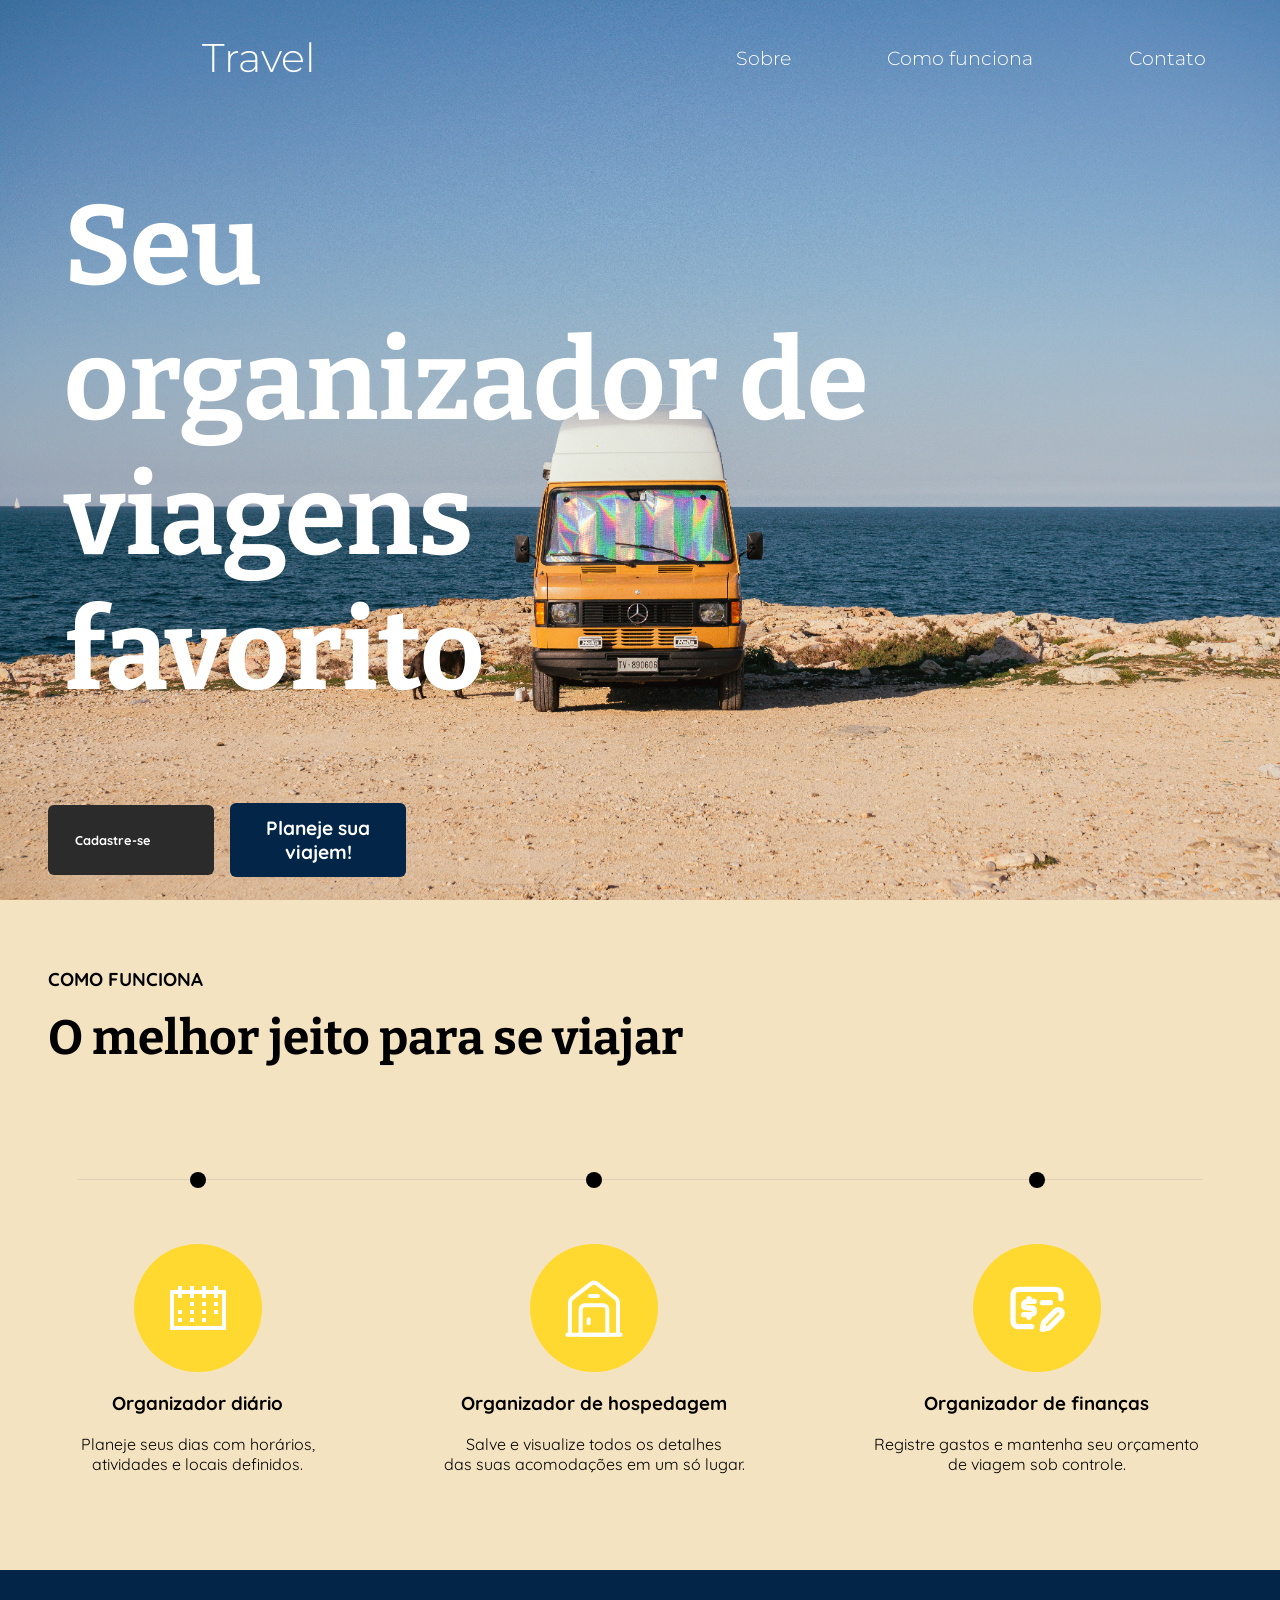
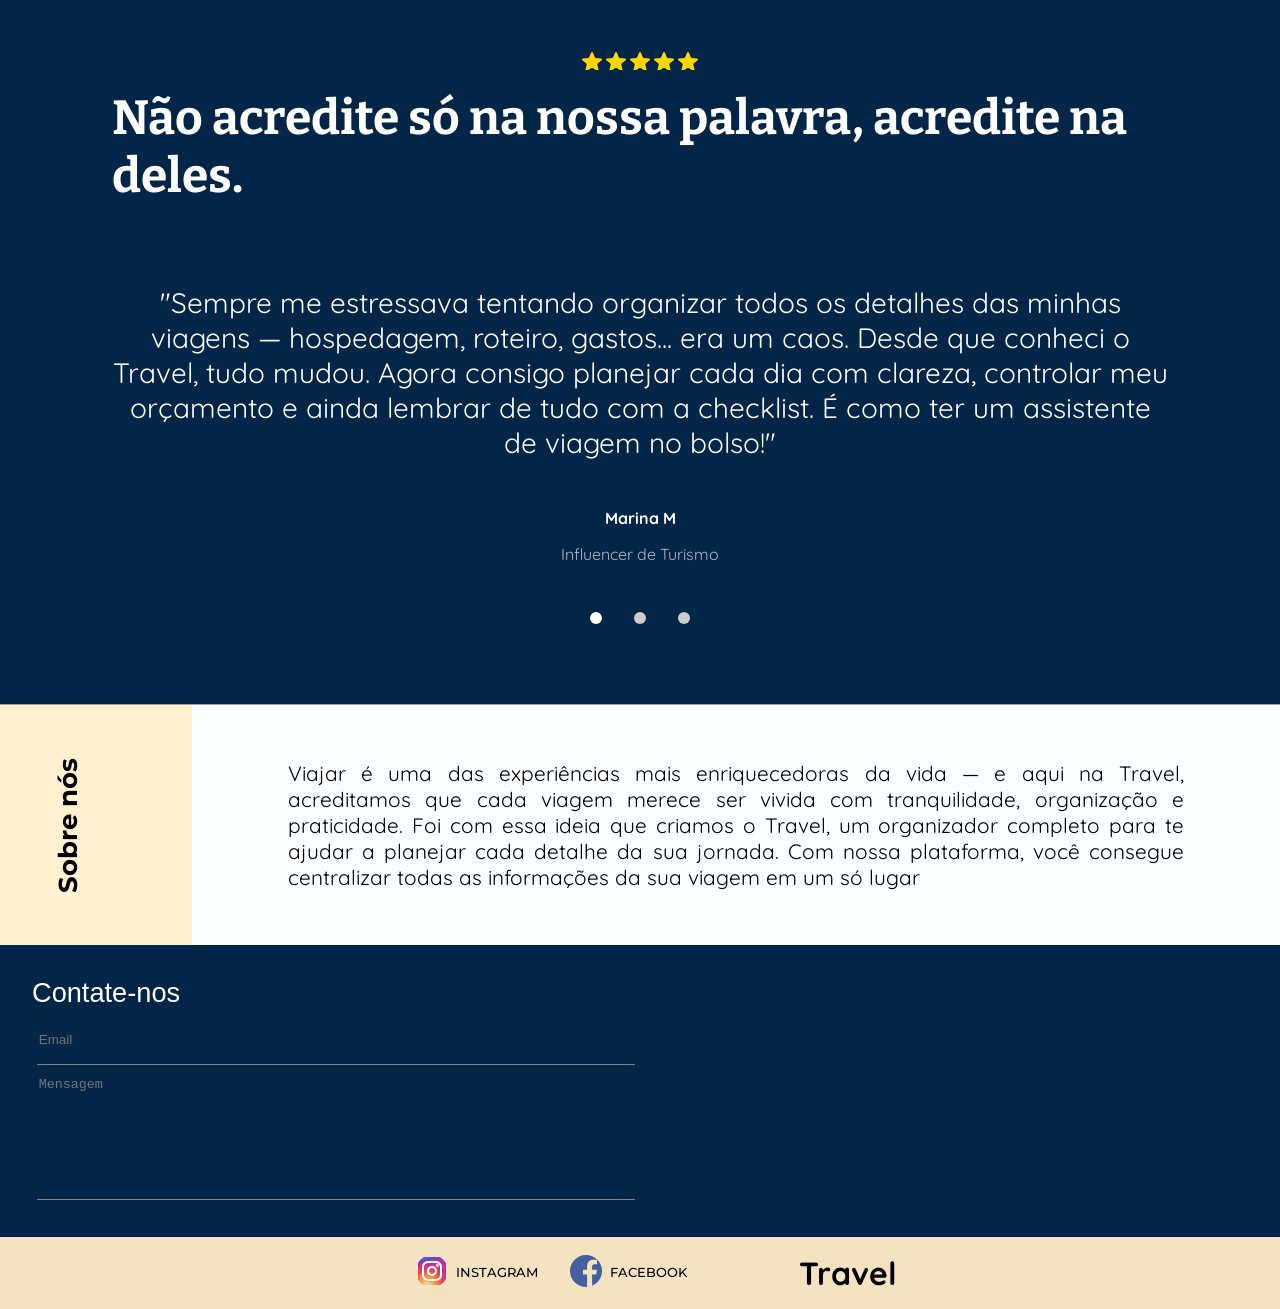
<file: index.html>
<!DOCTYPE html>
<html lang="en">

<head>
    <meta charset="UTF-8">
    <meta name="viewport" content="width=device-width, initial-scale=1.0">
    <link rel="preconnect" href="https://fonts.googleapis.com">
    <link rel="preconnect" href="https://fonts.gstatic.com" crossorigin>
    <link
        href="https://fonts.googleapis.com/css2?family=Bitter:ital,wght@0,100..900;1,100..900&family=Montserrat:ital,wght@0,100..900;1,100..900&family=Quicksand:wght@300..700&display=swap"
        rel="stylesheet">
    <title>Travel</title>
    <link rel="stylesheet" href="styles/index.style.css">
</head>
<body>
    <section id="image-control">
        <header id="main-header">
            <div>
                <h1><a href="index.html">Travel</a></h1>
            </div>
            <a href="#side-drawer" id="menu-button">
                <span></span>
                <span></span>
                <span></span>
            </a>
            <nav>
                <ul>
                    <li><a href="#about-us">Sobre</a></li>
                    <li><a href="#explanation">Como funciona</a></li>
                    <li><a href="">Contato</a></li>
                </ul>
            </nav>
        </header>
        <aside id="side-drawer">
            <header>
                <a href="#" id="alter-button">
                    <span></span>
                    <span></span>
                    <span></span>
                </a>
            </header>
            <nav>
                <ul>
                    <li><a href="#about-us">Sobre</a></li>
                    <li><a href="#explanation">Como funciona</a></li>
                    <li><a href="">Contato</a></li>
                </ul>
            </nav>
        </aside>
        <main>
            <div id="hero">
                <h2>Seu<br>organizador de<br>viagens<br>favorito</h2>
            </div>
            <div id="main-buttons">
                <div id="login">
                    <a href="./Login.html">Cadastre-se</a>
                </div>
                <div id="home-page">
                    <h1><a href="./home_page.html">Planeje sua viajem!</a></h1>
                </div>
            </div>
    </section>
    <section id="explanation">
        <div id="explanation-header">
            <h3>COMO FUNCIONA</h3>
            <H2>O melhor jeito para se viajar</H2>
        </div>
            <div class="line">
                <div class="line-dots"></div>
            </div>
        <div id="line-complement">
            <ul>
                <li class="control">
                    <div class="line-dots2"></div>
                    <div class="control-div">
                        <div class="hero-circles">
                            <svg viewBox="0 0 32 32" id="icons" version="1.0" xml:space="preserve" xmlns="http://www.w3.org/2000/svg" xmlns:xlink="http://www.w3.org/1999/xlink" fill="#ffffff" stroke="#ffffff"><g id="SVGRepo_bgCarrier" stroke-width="0"></g><g id="SVGRepo_tracerCarrier" stroke-linecap="round" stroke-linejoin="round"></g><g id="SVGRepo_iconCarrier"><style type="text/css"> .st0{fill:none;stroke:#ffffff;stroke-width:2;stroke-miterlimit:10;} </style><rect class="st0" height="18" id="XMLID_27_" width="26" x="3" y="8"></rect><line class="st0" id="XMLID_79_" x1="7" x2="7" y1="5" y2="11"></line><line class="st0" id="XMLID_80_" x1="13" x2="13" y1="5" y2="11"></line><line class="st0" id="XMLID_82_" x1="19" x2="19" y1="5" y2="11"></line><line class="st0" id="XMLID_83_" x1="25" x2="25" y1="5" y2="11"></line><line class="st0" id="XMLID_122_" x1="13" x2="13" y1="13" y2="15"></line><line class="st0" id="XMLID_123_" x1="19" x2="19" y1="13" y2="15"></line><line class="st0" id="XMLID_124_" x1="25" x2="25" y1="13" y2="15"></line><line class="st0" id="XMLID_128_" x1="7" x2="7" y1="17" y2="19"></line><line class="st0" id="XMLID_129_" x1="13" x2="13" y1="17" y2="19"></line><line class="st0" id="XMLID_144_" x1="7" x2="7" y1="21" y2="23"></line><line class="st0" id="XMLID_143_" x1="13" x2="13" y1="21" y2="23"></line><line class="st0" id="XMLID_86_" x1="19" x2="19" y1="17" y2="19"></line><line class="st0" id="XMLID_145_" x1="19" x2="19" y1="21" y2="23"></line><line class="st0" id="XMLID_130_" x1="25" x2="25" y1="17" y2="19"></line><g id="XMLID_386_"></g></g></svg>
                        </div>
                        <div>
                            <h3>Organizador diário</h3>
                            <p>Planeje seus dias com horários,<br>atividades e locais definidos.</p>
                        </div>
                    </div>
                </li>
                <li class="control">
                    <div class="line-dots2"></div>
                    <div class="control-div">
                        <div class="hero-circles">
                            <svg viewBox="0 0 24 24" fill="none" xmlns="http://www.w3.org/2000/svg"><g id="SVGRepo_bgCarrier" stroke-width="0"></g><g id="SVGRepo_tracerCarrier" stroke-linecap="round" stroke-linejoin="round"></g><g id="SVGRepo_iconCarrier"> <path d="M2 22H22" stroke="#ffffff" stroke-width="1.5" stroke-miterlimit="10" stroke-linecap="round" stroke-linejoin="round"></path> <path d="M2.94995 22L2.99995 9.96999C2.99995 9.35999 3.28995 8.78004 3.76995 8.40004L10.77 2.95003C11.49 2.39003 12.5 2.39003 13.23 2.95003L20.23 8.39003C20.72 8.77003 21 9.34999 21 9.96999V22" stroke="#ffffff" stroke-width="1.5" stroke-miterlimit="10" stroke-linejoin="round"></path> <path d="M15.5 11H8.5C7.67 11 7 11.67 7 12.5V22H17V12.5C17 11.67 16.33 11 15.5 11Z" stroke="#ffffff" stroke-width="1.5" stroke-miterlimit="10" stroke-linecap="round" stroke-linejoin="round"></path> <path d="M10 16.25V17.75" stroke="#ffffff" stroke-width="1.5" stroke-miterlimit="10" stroke-linecap="round" stroke-linejoin="round"></path> <path d="M10.5 7.5H13.5" stroke="#ffffff" stroke-width="1.5" stroke-miterlimit="10" stroke-linecap="round" stroke-linejoin="round"></path> </g></svg>
                        </div>
                        <div>
                            <h3>Organizador de hospedagem</h3>
                            <p>Salve e visualize todos os detalhes<br> das suas acomodações em um só lugar.</p>
                        </div>
                    </div>
                </li>
                <li class="control">
                    <div class="line-dots2"></div>
                    <div class="control-div">
                        <div class="hero-circles">
                            <svg viewBox="0 0 24 24" fill="none" xmlns="http://www.w3.org/2000/svg"><g id="SVGRepo_bgCarrier" stroke-width="0"></g><g id="SVGRepo_tracerCarrier" stroke-linecap="round" stroke-linejoin="round"></g><g id="SVGRepo_iconCarrier"> <path d="M10 19H6.2C5.0799 19 4.51984 19 4.09202 18.782C3.71569 18.5903 3.40973 18.2843 3.21799 17.908C3 17.4802 3 16.9201 3 15.8V8.2C3 7.07989 3 6.51984 3.21799 6.09202C3.40973 5.71569 3.71569 5.40973 4.09202 5.21799C4.51984 5 5.0799 5 6.2 5H17.8C18.9201 5 19.4802 5 19.908 5.21799C20.2843 5.40973 20.5903 5.71569 20.782 6.09202C21 6.51984 21 7.0799 21 8.2V8.5M9 9.5V8.5M9 9.5H11.0001M9 9.5C7.88279 9.49998 7.00244 9.62616 7.0001 10.8325C6.99834 11.7328 7.00009 12 9.00009 12C11.0001 12 11.0001 12.2055 11.0001 13.1667C11.0001 13.889 11 14.5 9 14.5M9 15.5V14.5M9 14.5L7.0001 14.5M14 10H17M14 20L16.025 19.595C16.2015 19.5597 16.2898 19.542 16.3721 19.5097C16.4452 19.4811 16.5147 19.4439 16.579 19.399C16.6516 19.3484 16.7152 19.2848 16.8426 19.1574L21 15C21.5523 14.4477 21.5523 13.5523 21 13C20.4477 12.4477 19.5523 12.4477 19 13L14.8426 17.1574C14.7152 17.2848 14.6516 17.3484 14.601 17.421C14.5561 17.4853 14.5189 17.5548 14.4903 17.6279C14.458 17.7102 14.4403 17.7985 14.405 17.975L14 20Z" stroke="#ffffff" stroke-width="2" stroke-linecap="round" stroke-linejoin="round"></path> </g></svg>
                        </div>
                        <div>
                            <h3>Organizador de finanças</h3>
                            <p>
                                Registre gastos e mantenha seu orçamento<br> de viagem sob controle.
                            </p>
                        </div>
                    </div>
                </li>
            </ul>
        </div>
    </section>
    <section id="opinions">
        <div id="opinion-header">
            <div id="stars">
                <div class="icon">
                    <svg width="100%" viewBox="0 0 18 17" fill="none" xmlns="http://www.w3.org/2000/svg">
                        <path d="M8.16379 0.551109C8.47316 -0.183704 9.52684 -0.183703 9.83621 0.551111L11.6621 4.88811C11.7926 5.19789 12.0875 5.40955 12.426 5.43636L17.1654 5.81173C17.9684 5.87533 18.294 6.86532 17.6822 7.38306L14.0713 10.4388C13.8134 10.6571 13.7007 10.9996 13.7795 11.3259L14.8827 15.8949C15.0696 16.669 14.2172 17.2809 13.5297 16.8661L9.47208 14.4176C9.18225 14.2427 8.81775 14.2427 8.52793 14.4176L4.47029 16.8661C3.7828 17.2809 2.93036 16.669 3.11727 15.8949L4.22048 11.3259C4.29928 10.9996 4.18664 10.6571 3.92873 10.4388L0.317756 7.38306C-0.294046 6.86532 0.0315611 5.87533 0.834562 5.81173L5.57402 5.43636C5.91255 5.40955 6.20744 5.19789 6.33786 4.88811L8.16379 0.551109Z" fill="currentColor"></path>
                    </svg>
                </div>
                <div class="icon">
                    <svg width="100%" viewBox="0 0 18 17" fill="none" xmlns="http://www.w3.org/2000/svg">
                        <path d="M8.16379 0.551109C8.47316 -0.183704 9.52684 -0.183703 9.83621 0.551111L11.6621 4.88811C11.7926 5.19789 12.0875 5.40955 12.426 5.43636L17.1654 5.81173C17.9684 5.87533 18.294 6.86532 17.6822 7.38306L14.0713 10.4388C13.8134 10.6571 13.7007 10.9996 13.7795 11.3259L14.8827 15.8949C15.0696 16.669 14.2172 17.2809 13.5297 16.8661L9.47208 14.4176C9.18225 14.2427 8.81775 14.2427 8.52793 14.4176L4.47029 16.8661C3.7828 17.2809 2.93036 16.669 3.11727 15.8949L4.22048 11.3259C4.29928 10.9996 4.18664 10.6571 3.92873 10.4388L0.317756 7.38306C-0.294046 6.86532 0.0315611 5.87533 0.834562 5.81173L5.57402 5.43636C5.91255 5.40955 6.20744 5.19789 6.33786 4.88811L8.16379 0.551109Z" fill="currentColor"></path>
                    </svg>
                </div>
                <div class="icon">
                    <svg width="100%" viewBox="0 0 18 17" fill="none" xmlns="http://www.w3.org/2000/svg">
                        <path d="M8.16379 0.551109C8.47316 -0.183704 9.52684 -0.183703 9.83621 0.551111L11.6621 4.88811C11.7926 5.19789 12.0875 5.40955 12.426 5.43636L17.1654 5.81173C17.9684 5.87533 18.294 6.86532 17.6822 7.38306L14.0713 10.4388C13.8134 10.6571 13.7007 10.9996 13.7795 11.3259L14.8827 15.8949C15.0696 16.669 14.2172 17.2809 13.5297 16.8661L9.47208 14.4176C9.18225 14.2427 8.81775 14.2427 8.52793 14.4176L4.47029 16.8661C3.7828 17.2809 2.93036 16.669 3.11727 15.8949L4.22048 11.3259C4.29928 10.9996 4.18664 10.6571 3.92873 10.4388L0.317756 7.38306C-0.294046 6.86532 0.0315611 5.87533 0.834562 5.81173L5.57402 5.43636C5.91255 5.40955 6.20744 5.19789 6.33786 4.88811L8.16379 0.551109Z" fill="currentColor"></path>
                    </svg>
                </div>
                <div class="icon">
                    <svg width="100%" viewBox="0 0 18 17" fill="none" xmlns="http://www.w3.org/2000/svg">
                        <path d="M8.16379 0.551109C8.47316 -0.183704 9.52684 -0.183703 9.83621 0.551111L11.6621 4.88811C11.7926 5.19789 12.0875 5.40955 12.426 5.43636L17.1654 5.81173C17.9684 5.87533 18.294 6.86532 17.6822 7.38306L14.0713 10.4388C13.8134 10.6571 13.7007 10.9996 13.7795 11.3259L14.8827 15.8949C15.0696 16.669 14.2172 17.2809 13.5297 16.8661L9.47208 14.4176C9.18225 14.2427 8.81775 14.2427 8.52793 14.4176L4.47029 16.8661C3.7828 17.2809 2.93036 16.669 3.11727 15.8949L4.22048 11.3259C4.29928 10.9996 4.18664 10.6571 3.92873 10.4388L0.317756 7.38306C-0.294046 6.86532 0.0315611 5.87533 0.834562 5.81173L5.57402 5.43636C5.91255 5.40955 6.20744 5.19789 6.33786 4.88811L8.16379 0.551109Z" fill="currentColor"></path>
                    </svg>
                </div>
                <div class="icon">
                    <svg width="100%" viewBox="0 0 18 17" fill="none" xmlns="http://www.w3.org/2000/svg">
                        <path d="M8.16379 0.551109C8.47316 -0.183704 9.52684 -0.183703 9.83621 0.551111L11.6621 4.88811C11.7926 5.19789 12.0875 5.40955 12.426 5.43636L17.1654 5.81173C17.9684 5.87533 18.294 6.86532 17.6822 7.38306L14.0713 10.4388C13.8134 10.6571 13.7007 10.9996 13.7795 11.3259L14.8827 15.8949C15.0696 16.669 14.2172 17.2809 13.5297 16.8661L9.47208 14.4176C9.18225 14.2427 8.81775 14.2427 8.52793 14.4176L4.47029 16.8661C3.7828 17.2809 2.93036 16.669 3.11727 15.8949L4.22048 11.3259C4.29928 10.9996 4.18664 10.6571 3.92873 10.4388L0.317756 7.38306C-0.294046 6.86532 0.0315611 5.87533 0.834562 5.81173L5.57402 5.43636C5.91255 5.40955 6.20744 5.19789 6.33786 4.88811L8.16379 0.551109Z" fill="currentColor"></path>
                    </svg>
                </div>
            </div>
            <h2>Não acredite só na nossa palavra, acredite na deles.</h2>
        </div>
        <div id="opinion-slider">
            <input type="radio" name="slider" id="op1" checked>
            <input type="radio" name="slider" id="op2">
            <input type="radio" name="slider" id="op3">
            <div id="opinion-content">
              <div id="opinion-hero">
                "Sempre me estressava tentando organizar todos os detalhes das minhas viagens
                — hospedagem, roteiro, gastos... era um caos. Desde que conheci o Travel, tudo mudou. 
                Agora consigo planejar cada dia com clareza, controlar meu orçamento e ainda lembrar 
                de tudo com a checklist. É como ter um assistente de viagem no bolso!"
                <div class="author-description">
                    <p><strong>Marina M</strong></p>
                    <p class="job">Influencer de Turismo</p>
                </div>
              </div>
              <div id="second-opinion">
                “Desde que implementamos o sistema, nossa operação mudou completamente. 
                A interface é intuitiva, o suporte é excepcional e os clientes perceberam a 
                diferença logo nas primeiras semanas. Estamos economizando tempo, ganhando 
                eficiência e entregando uma experiência muito melhor para nosso público. 
                Já recomendei para outros parceiros e, sinceramente, não imagino mais nosso 
                dia a dia sem essa solução.”
                <div class="author-description">
                    <p><strong>Camila M</strong></p>
                    <p class="job">Gerente de Operações Internacionais</p>
                </div>
              </div>
              <div id="third-opinion">
                "Antes do Travel, nossa equipe perdia horas tentando alinhar cronogramas e 
                ajustar imprevistos. Hoje, conseguimos visualizar toda a logística das viagens 
                em tempo real, com notificações automáticas e ajustes rápidos. Isso nos deu muito 
                mais segurança e autonomia para trabalhar. É uma ferramenta que realmente transforma a 
                rotina."
                <div class="author-description">
                    <p><strong>Carlos T</strong></p>
                    <p class="job">Gerente de operações logísticas</p>
                </div>
              </div>
            </div>
            <div id="slider-dot-control">
              <label for="op1"></label>
              <label for="op2"></label>
              <label for="op3"></label>
            </div>
          </div>  
    </section>
    <section id="about-us">
        <div id="blue-section">
            <h3 id="about-title">Sobre nós</h3>
        </div>
        <div id="about-text">
            <p>
                Viajar é uma das experiências mais enriquecedoras da vida
                — e aqui na Travel, acreditamos que cada viagem merece ser vivida com tranquilidade, organização e
                praticidade.
                Foi com essa ideia que criamos o Travel, um organizador completo para te ajudar a planejar cada detalhe
                da sua jornada. Com nossa plataforma,
                você consegue centralizar todas as informações da sua viagem em um só lugar
            </p>
        </div>
    </section>
    </main>
    <footer>
        <div id="form-control">
            <h3>Contate-nos</h3>
            <form>
                <input type="email" id="email" name="user-email" placeholder="Email">
                <textarea placeholder="Mensagem" required rows="8"></textarea>
            </form>
        </div>
        <div id="icon-control">
            <div class="icons">
                <a href="">
                    <div class="footer-icon">
                        <svg viewBox="0 0 32 32" fill="none" xmlns="http://www.w3.org/2000/svg"><g id="SVGRepo_bgCarrier" stroke-width="0"></g><g id="SVGRepo_tracerCarrier" stroke-linecap="round" stroke-linejoin="round"></g><g id="SVGRepo_iconCarrier"> <rect x="2" y="2" width="28" height="28" rx="6" fill="url(#paint0_radial_87_7153)"></rect> <rect x="2" y="2" width="28" height="28" rx="6" fill="url(#paint1_radial_87_7153)"></rect> <rect x="2" y="2" width="28" height="28" rx="6" fill="url(#paint2_radial_87_7153)"></rect> <path d="M23 10.5C23 11.3284 22.3284 12 21.5 12C20.6716 12 20 11.3284 20 10.5C20 9.67157 20.6716 9 21.5 9C22.3284 9 23 9.67157 23 10.5Z" fill="white"></path> <path fill-rule="evenodd" clip-rule="evenodd" d="M16 21C18.7614 21 21 18.7614 21 16C21 13.2386 18.7614 11 16 11C13.2386 11 11 13.2386 11 16C11 18.7614 13.2386 21 16 21ZM16 19C17.6569 19 19 17.6569 19 16C19 14.3431 17.6569 13 16 13C14.3431 13 13 14.3431 13 16C13 17.6569 14.3431 19 16 19Z" fill="white"></path> <path fill-rule="evenodd" clip-rule="evenodd" d="M6 15.6C6 12.2397 6 10.5595 6.65396 9.27606C7.2292 8.14708 8.14708 7.2292 9.27606 6.65396C10.5595 6 12.2397 6 15.6 6H16.4C19.7603 6 21.4405 6 22.7239 6.65396C23.8529 7.2292 24.7708 8.14708 25.346 9.27606C26 10.5595 26 12.2397 26 15.6V16.4C26 19.7603 26 21.4405 25.346 22.7239C24.7708 23.8529 23.8529 24.7708 22.7239 25.346C21.4405 26 19.7603 26 16.4 26H15.6C12.2397 26 10.5595 26 9.27606 25.346C8.14708 24.7708 7.2292 23.8529 6.65396 22.7239C6 21.4405 6 19.7603 6 16.4V15.6ZM15.6 8H16.4C18.1132 8 19.2777 8.00156 20.1779 8.0751C21.0548 8.14674 21.5032 8.27659 21.816 8.43597C22.5686 8.81947 23.1805 9.43139 23.564 10.184C23.7234 10.4968 23.8533 10.9452 23.9249 11.8221C23.9984 12.7223 24 13.8868 24 15.6V16.4C24 18.1132 23.9984 19.2777 23.9249 20.1779C23.8533 21.0548 23.7234 21.5032 23.564 21.816C23.1805 22.5686 22.5686 23.1805 21.816 23.564C21.5032 23.7234 21.0548 23.8533 20.1779 23.9249C19.2777 23.9984 18.1132 24 16.4 24H15.6C13.8868 24 12.7223 23.9984 11.8221 23.9249C10.9452 23.8533 10.4968 23.7234 10.184 23.564C9.43139 23.1805 8.81947 22.5686 8.43597 21.816C8.27659 21.5032 8.14674 21.0548 8.0751 20.1779C8.00156 19.2777 8 18.1132 8 16.4V15.6C8 13.8868 8.00156 12.7223 8.0751 11.8221C8.14674 10.9452 8.27659 10.4968 8.43597 10.184C8.81947 9.43139 9.43139 8.81947 10.184 8.43597C10.4968 8.27659 10.9452 8.14674 11.8221 8.0751C12.7223 8.00156 13.8868 8 15.6 8Z" fill="white"></path> <defs> <radialGradient id="paint0_radial_87_7153" cx="0" cy="0" r="1" gradientUnits="userSpaceOnUse" gradientTransform="translate(12 23) rotate(-55.3758) scale(25.5196)"> <stop stop-color="#B13589"></stop> <stop offset="0.79309" stop-color="#C62F94"></stop> <stop offset="1" stop-color="#8A3AC8"></stop> </radialGradient> <radialGradient id="paint1_radial_87_7153" cx="0" cy="0" r="1" gradientUnits="userSpaceOnUse" gradientTransform="translate(11 31) rotate(-65.1363) scale(22.5942)"> <stop stop-color="#E0E8B7"></stop> <stop offset="0.444662" stop-color="#FB8A2E"></stop> <stop offset="0.71474" stop-color="#E2425C"></stop> <stop offset="1" stop-color="#E2425C" stop-opacity="0"></stop> </radialGradient> <radialGradient id="paint2_radial_87_7153" cx="0" cy="0" r="1" gradientUnits="userSpaceOnUse" gradientTransform="translate(0.500002 3) rotate(-8.1301) scale(38.8909 8.31836)"> <stop offset="0.156701" stop-color="#406ADC"></stop> <stop offset="0.467799" stop-color="#6A45BE"></stop> <stop offset="1" stop-color="#6A45BE" stop-opacity="0"></stop> </radialGradient> </defs> </g></svg>
                    </div>
                    <p>INSTAGRAM</p>
                </a>
            </div>
            <div class="icons">
                <a href="">
                    <div class="footer-icon">
                        <svg viewBox="0 0 48 48" version="1.1" xmlns="http://www.w3.org/2000/svg" xmlns:xlink="http://www.w3.org/1999/xlink" fill="#000000"><g id="SVGRepo_bgCarrier" stroke-width="0"></g><g id="SVGRepo_tracerCarrier" stroke-linecap="round" stroke-linejoin="round"></g><g id="SVGRepo_iconCarrier"> <title>Facebook-color</title> <desc>Created with Sketch.</desc> <defs> </defs> <g id="Icons" stroke="none" stroke-width="1" fill="none" fill-rule="evenodd"> <g id="Color-" transform="translate(-200.000000, -160.000000)" fill="#4460A0"> <path d="M225.638355,208 L202.649232,208 C201.185673,208 200,206.813592 200,205.350603 L200,162.649211 C200,161.18585 201.185859,160 202.649232,160 L245.350955,160 C246.813955,160 248,161.18585 248,162.649211 L248,205.350603 C248,206.813778 246.813769,208 245.350955,208 L233.119305,208 L233.119305,189.411755 L239.358521,189.411755 L240.292755,182.167586 L233.119305,182.167586 L233.119305,177.542641 C233.119305,175.445287 233.701712,174.01601 236.70929,174.01601 L240.545311,174.014333 L240.545311,167.535091 C239.881886,167.446808 237.604784,167.24957 234.955552,167.24957 C229.424834,167.24957 225.638355,170.625526 225.638355,176.825209 L225.638355,182.167586 L219.383122,182.167586 L219.383122,189.411755 L225.638355,189.411755 L225.638355,208 L225.638355,208 Z" id="Facebook"> </path> </g> </g> </g></svg>
                    </div>
                    <p>FACEBOOK</p>
                </a>
            </div>
            <h1 id="footer-logo"><a href="index.html">Travel</a></h1>
        </div>
    </footer>
</body>
</html>
</file>
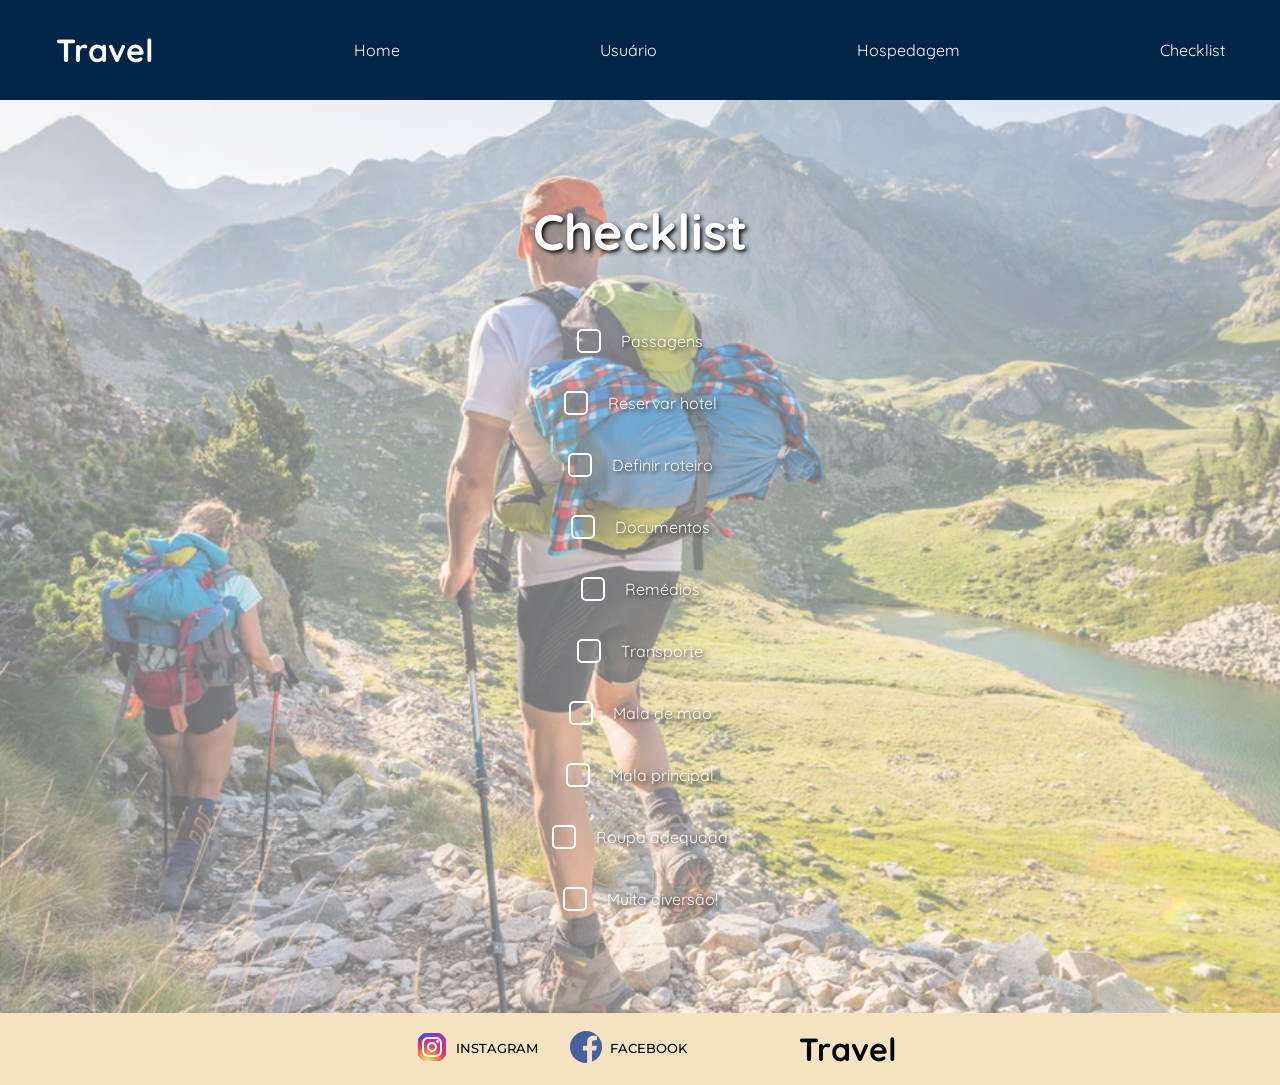
<file: home_page.html>
<!DOCTYPE html>
<html lang="pt-BR">
  <head>
    <meta charset="UTF-8" />
    <meta name="viewport" content="width=device-width, initial-scale=1.0" />
    <title>Home Page</title>
    <link rel="stylesheet" href="styles/home_page.style.css" />
    <link
      rel="stylesheet"
      href="https://fonts.googleapis.com/css2?family=Bitter:ital,wght@0,100..900;1,100..900&family=Montserrat:ital,wght@0,100..900;1,100..900&family=Quicksand:wght@300..700&display=swap"
    />
  </head>
  <body>
    <section id="image-control">
      <div id="menu-superior">
        <a href="">
          <div id="page-logo">Travel</div>
        </a>
        <a href="./index.html" class="link">Home</a>
        <a href="./user.html" class="link">Usuário</a>
        <a href="./hosting.html" class="link">Hospedagem</a>
        <a href="" class="link">Checklist</a>
      </div>

      <h1>Checklist</h1>

      <div id="checklist">
        <div class="container">
          <div class="row">
            <button class="btn-check"></button>
            <p>Passagens</p>
          </div>
          <div class="row">
            <button class="btn-check"></button>
            <p>Reservar hotel</p>
          </div>
          <div class="row">
            <button class="btn-check"></button>
            <p>Definir roteiro</p>
          </div>
          <div class="row">
            <button class="btn-check"></button>
            <p>Documentos</p>
          </div>
          <div class="row">
            <button class="btn-check"></button>
            <p>Remédios</p>
          </div>
          <div class="row">
            <button class="btn-check"></button>
            <p>Transporte</p>
          </div>
          <div class="row">
            <button class="btn-check"></button>
            <p>Mala de mão</p>
          </div>
          <div class="row">
            <button class="btn-check"></button>
            <p>Mala principal</p>
          </div>
          <div class="row">
            <button class="btn-check"></button>
            <p>Roupa adequada</p>
          </div>
          <div class="row">
            <button class="btn-check"></button>
            <p>Muita diversão!</p>
          </div>
        </div>
      </div>
    </section>

    <footer>
      <div id="icon-control">
        <div class="icons">
          <a href="">
            <div class="footer-icon">
              <svg
                viewBox="0 0 32 32"
                fill="none"
                xmlns="http://www.w3.org/2000/svg"
              >
                <g id="SVGRepo_bgCarrier" stroke-width="0"></g>
                <g
                  id="SVGRepo_tracerCarrier"
                  stroke-linecap="round"
                  stroke-linejoin="round"
                ></g>
                <g id="SVGRepo_iconCarrier">
                  <rect
                    x="2"
                    y="2"
                    width="28"
                    height="28"
                    rx="6"
                    fill="url(#paint0_radial_87_7153)"
                  ></rect>
                  <rect
                    x="2"
                    y="2"
                    width="28"
                    height="28"
                    rx="6"
                    fill="url(#paint1_radial_87_7153)"
                  ></rect>
                  <rect
                    x="2"
                    y="2"
                    width="28"
                    height="28"
                    rx="6"
                    fill="url(#paint2_radial_87_7153)"
                  ></rect>
                  <path
                    d="M23 10.5C23 11.3284 22.3284 12 21.5 12C20.6716 12 20 11.3284 20 10.5C20 9.67157 20.6716 9 21.5 9C22.3284 9 23 9.67157 23 10.5Z"
                    fill="white"
                  ></path>
                  <path
                    fill-rule="evenodd"
                    clip-rule="evenodd"
                    d="M16 21C18.7614 21 21 18.7614 21 16C21 13.2386 18.7614 11 16 11C13.2386 11 11 13.2386 11 16C11 18.7614 13.2386 21 16 21ZM16 19C17.6569 19 19 17.6569 19 16C19 14.3431 17.6569 13 16 13C14.3431 13 13 14.3431 13 16C13 17.6569 14.3431 19 16 19Z"
                    fill="white"
                  ></path>
                  <path
                    fill-rule="evenodd"
                    clip-rule="evenodd"
                    d="M6 15.6C6 12.2397 6 10.5595 6.65396 9.27606C7.2292 8.14708 8.14708 7.2292 9.27606 6.65396C10.5595 6 12.2397 6 15.6 6H16.4C19.7603 6 21.4405 6 22.7239 6.65396C23.8529 7.2292 24.7708 8.14708 25.346 9.27606C26 10.5595 26 12.2397 26 15.6V16.4C26 19.7603 26 21.4405 25.346 22.7239C24.7708 23.8529 23.8529 24.7708 22.7239 25.346C21.4405 26 19.7603 26 16.4 26H15.6C12.2397 26 10.5595 26 9.27606 25.346C8.14708 24.7708 7.2292 23.8529 6.65396 22.7239C6 21.4405 6 19.7603 6 16.4V15.6ZM15.6 8H16.4C18.1132 8 19.2777 8.00156 20.1779 8.0751C21.0548 8.14674 21.5032 8.27659 21.816 8.43597C22.5686 8.81947 23.1805 9.43139 23.564 10.184C23.7234 10.4968 23.8533 10.9452 23.9249 11.8221C23.9984 12.7223 24 13.8868 24 15.6V16.4C24 18.1132 23.9984 19.2777 23.9249 20.1779C23.8533 21.0548 23.7234 21.5032 23.564 21.816C23.1805 22.5686 22.5686 23.1805 21.816 23.564C21.5032 23.7234 21.0548 23.8533 20.1779 23.9249C19.2777 23.9984 18.1132 24 16.4 24H15.6C13.8868 24 12.7223 23.9984 11.8221 23.9249C10.9452 23.8533 10.4968 23.7234 10.184 23.564C9.43139 23.1805 8.81947 22.5686 8.43597 21.816C8.27659 21.5032 8.14674 21.0548 8.0751 20.1779C8.00156 19.2777 8 18.1132 8 16.4V15.6C8 13.8868 8.00156 12.7223 8.0751 11.8221C8.14674 10.9452 8.27659 10.4968 8.43597 10.184C8.81947 9.43139 9.43139 8.81947 10.184 8.43597C10.4968 8.27659 10.9452 8.14674 11.8221 8.0751C12.7223 8.00156 13.8868 8 15.6 8Z"
                    fill="white"
                  ></path>
                  <defs>
                    <radialGradient
                      id="paint0_radial_87_7153"
                      cx="0"
                      cy="0"
                      r="1"
                      gradientUnits="userSpaceOnUse"
                      gradientTransform="translate(12 23) rotate(-55.3758) scale(25.5196)"
                    >
                      <stop stop-color="#B13589"></stop>
                      <stop offset="0.79309" stop-color="#C62F94"></stop>
                      <stop offset="1" stop-color="#8A3AC8"></stop>
                    </radialGradient>
                    <radialGradient
                      id="paint1_radial_87_7153"
                      cx="0"
                      cy="0"
                      r="1"
                      gradientUnits="userSpaceOnUse"
                      gradientTransform="translate(11 31) rotate(-65.1363) scale(22.5942)"
                    >
                      <stop stop-color="#E0E8B7"></stop>
                      <stop offset="0.444662" stop-color="#FB8A2E"></stop>
                      <stop offset="0.71474" stop-color="#E2425C"></stop>
                      <stop
                        offset="1"
                        stop-color="#E2425C"
                        stop-opacity="0"
                      ></stop>
                    </radialGradient>
                    <radialGradient
                      id="paint2_radial_87_7153"
                      cx="0"
                      cy="0"
                      r="1"
                      gradientUnits="userSpaceOnUse"
                      gradientTransform="translate(0.500002 3) rotate(-8.1301) scale(38.8909 8.31836)"
                    >
                      <stop offset="0.156701" stop-color="#406ADC"></stop>
                      <stop offset="0.467799" stop-color="#6A45BE"></stop>
                      <stop
                        offset="1"
                        stop-color="#6A45BE"
                        stop-opacity="0"
                      ></stop>
                    </radialGradient>
                  </defs>
                </g>
              </svg>
            </div>
            <p>INSTAGRAM</p>
          </a>
        </div>
        <div class="icons">
          <a href="">
            <div class="footer-icon">
              <svg
                viewBox="0 0 48 48"
                version="1.1"
                xmlns="http://www.w3.org/2000/svg"
                xmlns:xlink="http://www.w3.org/1999/xlink"
                fill="#000000"
              >
                <g id="SVGRepo_bgCarrier" stroke-width="0"></g>
                <g
                  id="SVGRepo_tracerCarrier"
                  stroke-linecap="round"
                  stroke-linejoin="round"
                ></g>
                <g id="SVGRepo_iconCarrier">
                  <title>Facebook-color</title>
                  <desc>Created with Sketch.</desc>
                  <defs></defs>
                  <g
                    id="Icons"
                    stroke="none"
                    stroke-width="1"
                    fill="none"
                    fill-rule="evenodd"
                  >
                    <g
                      id="Color-"
                      transform="translate(-200.000000, -160.000000)"
                      fill="#4460A0"
                    >
                      <path
                        d="M225.638355,208 L202.649232,208 C201.185673,208 200,206.813592 200,205.350603 L200,162.649211 C200,161.18585 201.185859,160 202.649232,160 L245.350955,160 C246.813955,160 248,161.18585 248,162.649211 L248,205.350603 C248,206.813778 246.813769,208 245.350955,208 L233.119305,208 L233.119305,189.411755 L239.358521,189.411755 L240.292755,182.167586 L233.119305,182.167586 L233.119305,177.542641 C233.119305,175.445287 233.701712,174.01601 236.70929,174.01601 L240.545311,174.014333 L240.545311,167.535091 C239.881886,167.446808 237.604784,167.24957 234.955552,167.24957 C229.424834,167.24957 225.638355,170.625526 225.638355,176.825209 L225.638355,182.167586 L219.383122,182.167586 L219.383122,189.411755 L225.638355,189.411755 L225.638355,208 L225.638355,208 Z"
                        id="Facebook"
                      ></path>
                    </g>
                  </g>
                </g>
              </svg>
            </div>
            <p>FACEBOOK</p>
          </a>
        </div>
        <h1 id="footer-logo"><a href="index.html">Travel</a></h1>
      </div>
    </footer>
  </body>
</html>
</file>
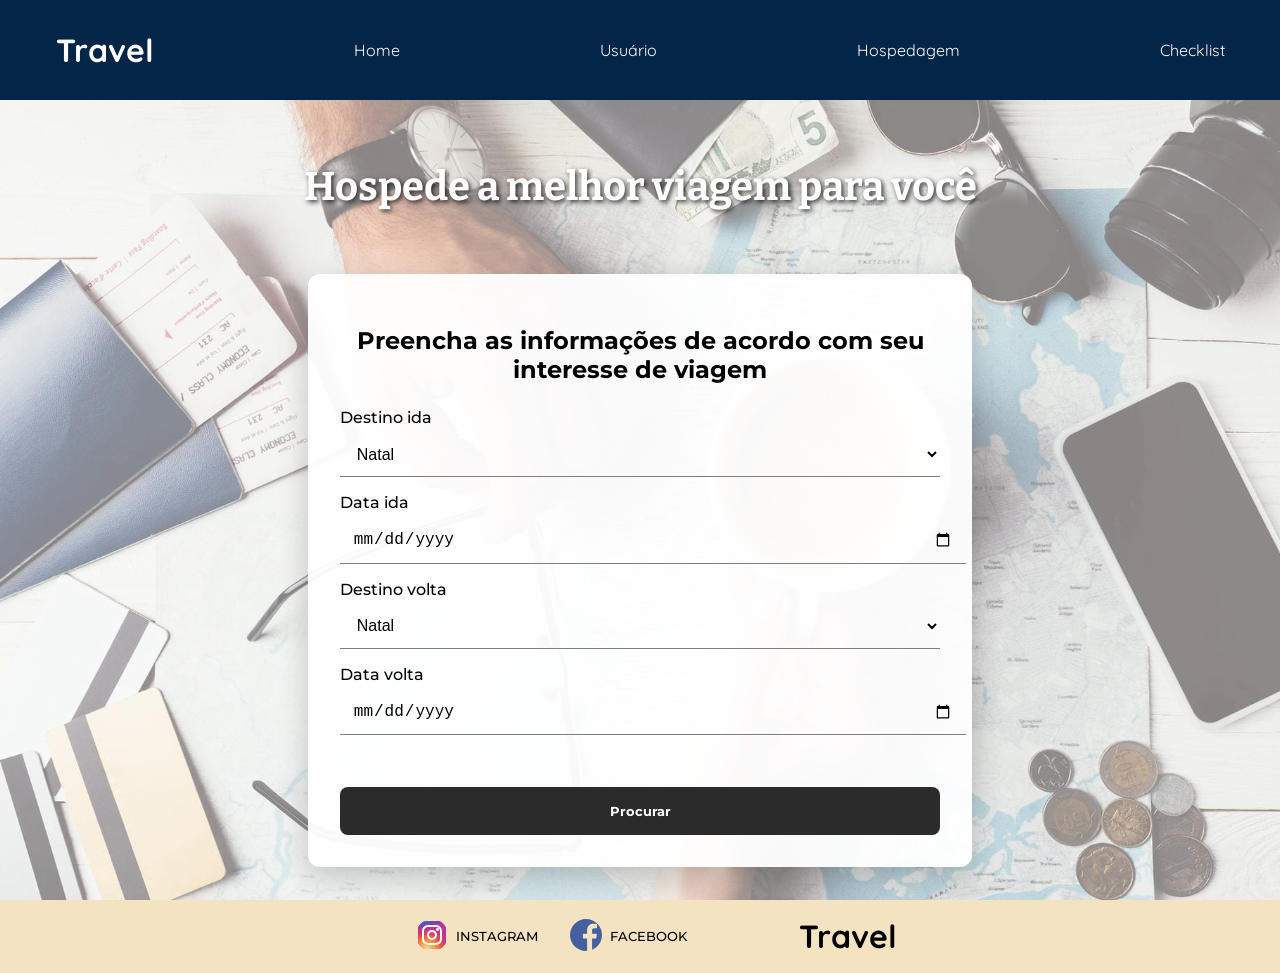
<file: hosting.html>
<!DOCTYPE html>
<html lang="pt-BR">
  <head>
    <meta charset="UTF-8" />
    <meta name="viewport" content="width=device-width, initial-scale=1.0" />
    <title>Home Page</title>
    <link rel="stylesheet" href="styles/hosting.style.css" />
    <link
      rel="stylesheet"
      href="https://fonts.googleapis.com/css2?family=Bitter:ital,wght@0,100..900;1,100..900&family=Montserrat:ital,wght@0,100..900;1,100..900&family=Quicksand:wght@300..700&display=swap"
    />
  </head>
  <body>
    <section id="image-control">
      <div id="menu-superior">
        <a href="">
          <div id="page-logo">Travel</div>
        </a>
        <a href="./index.html" class="link">Home</a>
        <a href="./user.html" class="link">Usuário</a>
        <a href="./hosting.html" class="link">Hospedagem</a>
        <a href="./home_page.html" class="link">Checklist</a>
      </div>

      <div id="title">
        <h1>Hospede a melhor viagem para você</h1>
      </div>

      <div class="container">
        <h1>Preencha as informações de acordo com seu interesse de viagem</h1>

        <div class="form">
          <form>
            <label for="i-date">Destino ida</label>
            <select name="destination">
              <option value="natal">Natal</option>
              <option value="recife">Recife</option>
              <option value="brasilia">Brasilia</option>
              <option value="serra-negra">Serra Negra do Norte</option>
            </select>

            <label for="i-date">Data ida</label>
            <input type="date" name="bday" id="i-date" max="2019-05-20" />

            <label for="i-date">Destino volta</label>
            <select name="destination">
              <option value="natal">Natal</option>
              <option value="recife">Recife</option>
              <option value="brasilia">Brasilia</option>
              <option value="serra-negra">Serra Negra do Norte</option>
            </select>

            <label for="i-date">Data volta</label>
            <input
              type="date"
              name="bday"
              id="i-date"
              max="2019-05-20"
            /><br /><br />

            <input
              type="button"
              id="i-button"
              onclick="alert('Faça login ou registre-se primeiro para ver as ofertas')"
              value="Procurar"
            /><br />
          </form>
        </div>
      </div>
    </section>

    <footer>
      <div id="icon-control">
        <div class="icons">
          <a href="">
            <div class="footer-icon">
              <svg
                viewBox="0 0 32 32"
                fill="none"
                xmlns="http://www.w3.org/2000/svg"
              >
                <g id="SVGRepo_bgCarrier" stroke-width="0"></g>
                <g
                  id="SVGRepo_tracerCarrier"
                  stroke-linecap="round"
                  stroke-linejoin="round"
                ></g>
                <g id="SVGRepo_iconCarrier">
                  <rect
                    x="2"
                    y="2"
                    width="28"
                    height="28"
                    rx="6"
                    fill="url(#paint0_radial_87_7153)"
                  ></rect>
                  <rect
                    x="2"
                    y="2"
                    width="28"
                    height="28"
                    rx="6"
                    fill="url(#paint1_radial_87_7153)"
                  ></rect>
                  <rect
                    x="2"
                    y="2"
                    width="28"
                    height="28"
                    rx="6"
                    fill="url(#paint2_radial_87_7153)"
                  ></rect>
                  <path
                    d="M23 10.5C23 11.3284 22.3284 12 21.5 12C20.6716 12 20 11.3284 20 10.5C20 9.67157 20.6716 9 21.5 9C22.3284 9 23 9.67157 23 10.5Z"
                    fill="white"
                  ></path>
                  <path
                    fill-rule="evenodd"
                    clip-rule="evenodd"
                    d="M16 21C18.7614 21 21 18.7614 21 16C21 13.2386 18.7614 11 16 11C13.2386 11 11 13.2386 11 16C11 18.7614 13.2386 21 16 21ZM16 19C17.6569 19 19 17.6569 19 16C19 14.3431 17.6569 13 16 13C14.3431 13 13 14.3431 13 16C13 17.6569 14.3431 19 16 19Z"
                    fill="white"
                  ></path>
                  <path
                    fill-rule="evenodd"
                    clip-rule="evenodd"
                    d="M6 15.6C6 12.2397 6 10.5595 6.65396 9.27606C7.2292 8.14708 8.14708 7.2292 9.27606 6.65396C10.5595 6 12.2397 6 15.6 6H16.4C19.7603 6 21.4405 6 22.7239 6.65396C23.8529 7.2292 24.7708 8.14708 25.346 9.27606C26 10.5595 26 12.2397 26 15.6V16.4C26 19.7603 26 21.4405 25.346 22.7239C24.7708 23.8529 23.8529 24.7708 22.7239 25.346C21.4405 26 19.7603 26 16.4 26H15.6C12.2397 26 10.5595 26 9.27606 25.346C8.14708 24.7708 7.2292 23.8529 6.65396 22.7239C6 21.4405 6 19.7603 6 16.4V15.6ZM15.6 8H16.4C18.1132 8 19.2777 8.00156 20.1779 8.0751C21.0548 8.14674 21.5032 8.27659 21.816 8.43597C22.5686 8.81947 23.1805 9.43139 23.564 10.184C23.7234 10.4968 23.8533 10.9452 23.9249 11.8221C23.9984 12.7223 24 13.8868 24 15.6V16.4C24 18.1132 23.9984 19.2777 23.9249 20.1779C23.8533 21.0548 23.7234 21.5032 23.564 21.816C23.1805 22.5686 22.5686 23.1805 21.816 23.564C21.5032 23.7234 21.0548 23.8533 20.1779 23.9249C19.2777 23.9984 18.1132 24 16.4 24H15.6C13.8868 24 12.7223 23.9984 11.8221 23.9249C10.9452 23.8533 10.4968 23.7234 10.184 23.564C9.43139 23.1805 8.81947 22.5686 8.43597 21.816C8.27659 21.5032 8.14674 21.0548 8.0751 20.1779C8.00156 19.2777 8 18.1132 8 16.4V15.6C8 13.8868 8.00156 12.7223 8.0751 11.8221C8.14674 10.9452 8.27659 10.4968 8.43597 10.184C8.81947 9.43139 9.43139 8.81947 10.184 8.43597C10.4968 8.27659 10.9452 8.14674 11.8221 8.0751C12.7223 8.00156 13.8868 8 15.6 8Z"
                    fill="white"
                  ></path>
                  <defs>
                    <radialGradient
                      id="paint0_radial_87_7153"
                      cx="0"
                      cy="0"
                      r="1"
                      gradientUnits="userSpaceOnUse"
                      gradientTransform="translate(12 23) rotate(-55.3758) scale(25.5196)"
                    >
                      <stop stop-color="#B13589"></stop>
                      <stop offset="0.79309" stop-color="#C62F94"></stop>
                      <stop offset="1" stop-color="#8A3AC8"></stop>
                    </radialGradient>
                    <radialGradient
                      id="paint1_radial_87_7153"
                      cx="0"
                      cy="0"
                      r="1"
                      gradientUnits="userSpaceOnUse"
                      gradientTransform="translate(11 31) rotate(-65.1363) scale(22.5942)"
                    >
                      <stop stop-color="#E0E8B7"></stop>
                      <stop offset="0.444662" stop-color="#FB8A2E"></stop>
                      <stop offset="0.71474" stop-color="#E2425C"></stop>
                      <stop
                        offset="1"
                        stop-color="#E2425C"
                        stop-opacity="0"
                      ></stop>
                    </radialGradient>
                    <radialGradient
                      id="paint2_radial_87_7153"
                      cx="0"
                      cy="0"
                      r="1"
                      gradientUnits="userSpaceOnUse"
                      gradientTransform="translate(0.500002 3) rotate(-8.1301) scale(38.8909 8.31836)"
                    >
                      <stop offset="0.156701" stop-color="#406ADC"></stop>
                      <stop offset="0.467799" stop-color="#6A45BE"></stop>
                      <stop
                        offset="1"
                        stop-color="#6A45BE"
                        stop-opacity="0"
                      ></stop>
                    </radialGradient>
                  </defs>
                </g>
              </svg>
            </div>
            <p>INSTAGRAM</p>
          </a>
        </div>
        <div class="icons">
          <a href="">
            <div class="footer-icon">
              <svg
                viewBox="0 0 48 48"
                version="1.1"
                xmlns="http://www.w3.org/2000/svg"
                xmlns:xlink="http://www.w3.org/1999/xlink"
                fill="#000000"
              >
                <g id="SVGRepo_bgCarrier" stroke-width="0"></g>
                <g
                  id="SVGRepo_tracerCarrier"
                  stroke-linecap="round"
                  stroke-linejoin="round"
                ></g>
                <g id="SVGRepo_iconCarrier">
                  <title>Facebook-color</title>
                  <desc>Created with Sketch.</desc>
                  <defs></defs>
                  <g
                    id="Icons"
                    stroke="none"
                    stroke-width="1"
                    fill="none"
                    fill-rule="evenodd"
                  >
                    <g
                      id="Color-"
                      transform="translate(-200.000000, -160.000000)"
                      fill="#4460A0"
                    >
                      <path
                        d="M225.638355,208 L202.649232,208 C201.185673,208 200,206.813592 200,205.350603 L200,162.649211 C200,161.18585 201.185859,160 202.649232,160 L245.350955,160 C246.813955,160 248,161.18585 248,162.649211 L248,205.350603 C248,206.813778 246.813769,208 245.350955,208 L233.119305,208 L233.119305,189.411755 L239.358521,189.411755 L240.292755,182.167586 L233.119305,182.167586 L233.119305,177.542641 C233.119305,175.445287 233.701712,174.01601 236.70929,174.01601 L240.545311,174.014333 L240.545311,167.535091 C239.881886,167.446808 237.604784,167.24957 234.955552,167.24957 C229.424834,167.24957 225.638355,170.625526 225.638355,176.825209 L225.638355,182.167586 L219.383122,182.167586 L219.383122,189.411755 L225.638355,189.411755 L225.638355,208 L225.638355,208 Z"
                        id="Facebook"
                      ></path>
                    </g>
                  </g>
                </g>
              </svg>
            </div>
            <p>FACEBOOK</p>
          </a>
        </div>
        <h1 id="footer-logo"><a href="index.html">Travel</a></h1>
      </div>
    </footer>
  </body>
</html>
</file>
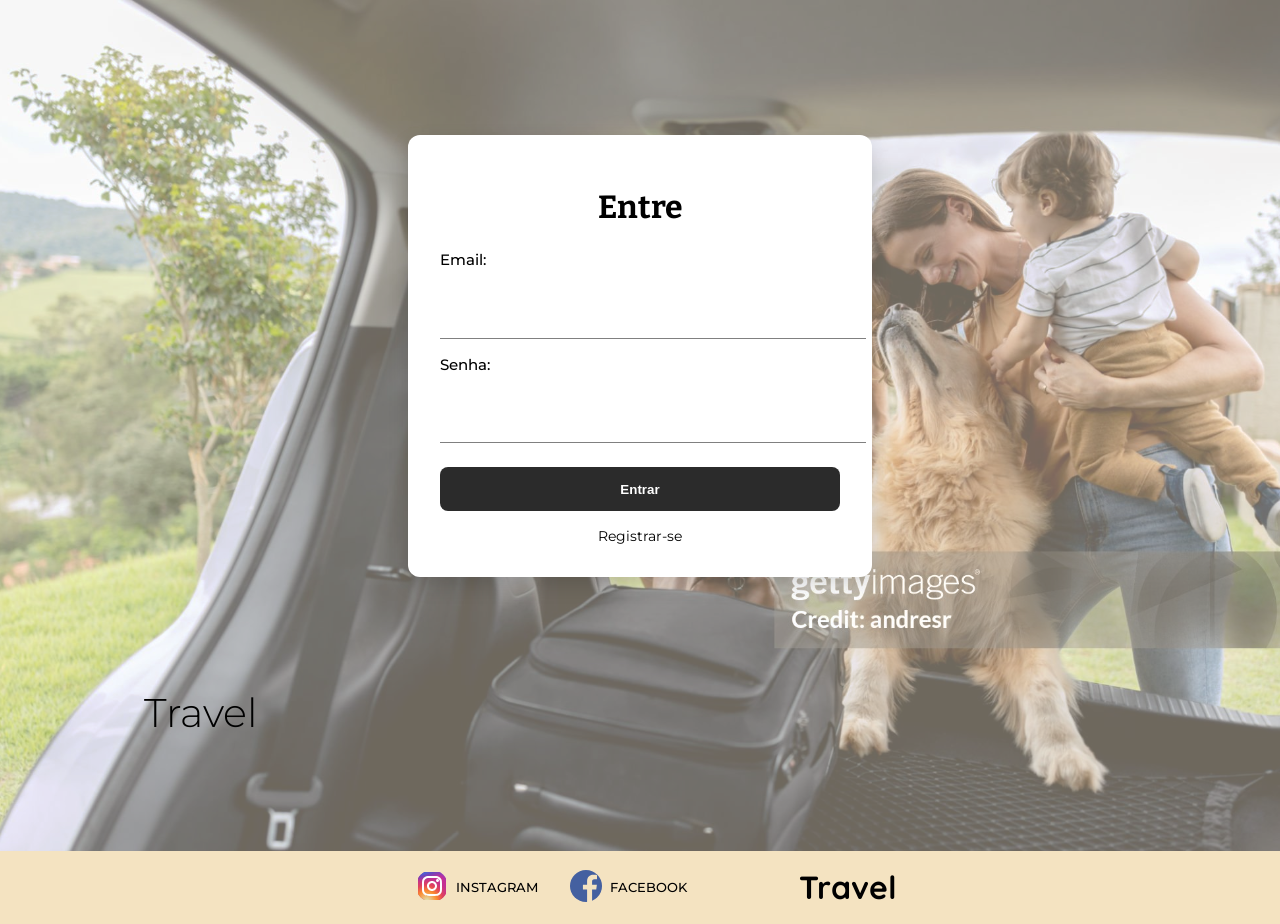
<file: Login.html>
<!DOCTYPE html>
<html lang="en">
<head>
    <meta charset="UTF-8">
    <meta name="viewport" content="width=device-width, initial-scale=1.0">
    <title>Página de Login</title>
    <link rel="stylesheet" href="styles/login.style.css">
    <link rel="stylesheet" href="https://fonts.googleapis.com/css2?family=Bitter:ital,wght@0,100..900;1,100..900&family=Montserrat:ital,wght@0,100..900;1,100..900&family=Quicksand:wght@300..700&display=swap">
</head>
<body>
    <div class="container">
        <h1>Entre</h1>

        <div class="form">    
            <form>
                <label for="i-email">Email:</label><br/>
                <input type="email" id="i-email"><br/>

                <label for="i-password">Senha:</label><br/>
                <input type="password" id="i-password"><br/>

                <input type="button" id="i-button" onclick="alert('Usuário não cadastrado')" value="Entrar"><br/>

                <a href="./Register.html">Registrar-se</a>
            </form>
        </div>
    </div>

    <div id="waterMark">
        <h1><a href="index.html">Travel</a></h1>
    </div>

    <footer>
        <div id="icon-control">
            <div class="icons">
                <a href="">
                    <div class="footer-icon">
                        <svg viewBox="0 0 32 32" fill="none" xmlns="http://www.w3.org/2000/svg"><g id="SVGRepo_bgCarrier" stroke-width="0"></g><g id="SVGRepo_tracerCarrier" stroke-linecap="round" stroke-linejoin="round"></g><g id="SVGRepo_iconCarrier"> <rect x="2" y="2" width="28" height="28" rx="6" fill="url(#paint0_radial_87_7153)"></rect> <rect x="2" y="2" width="28" height="28" rx="6" fill="url(#paint1_radial_87_7153)"></rect> <rect x="2" y="2" width="28" height="28" rx="6" fill="url(#paint2_radial_87_7153)"></rect> <path d="M23 10.5C23 11.3284 22.3284 12 21.5 12C20.6716 12 20 11.3284 20 10.5C20 9.67157 20.6716 9 21.5 9C22.3284 9 23 9.67157 23 10.5Z" fill="white"></path> <path fill-rule="evenodd" clip-rule="evenodd" d="M16 21C18.7614 21 21 18.7614 21 16C21 13.2386 18.7614 11 16 11C13.2386 11 11 13.2386 11 16C11 18.7614 13.2386 21 16 21ZM16 19C17.6569 19 19 17.6569 19 16C19 14.3431 17.6569 13 16 13C14.3431 13 13 14.3431 13 16C13 17.6569 14.3431 19 16 19Z" fill="white"></path> <path fill-rule="evenodd" clip-rule="evenodd" d="M6 15.6C6 12.2397 6 10.5595 6.65396 9.27606C7.2292 8.14708 8.14708 7.2292 9.27606 6.65396C10.5595 6 12.2397 6 15.6 6H16.4C19.7603 6 21.4405 6 22.7239 6.65396C23.8529 7.2292 24.7708 8.14708 25.346 9.27606C26 10.5595 26 12.2397 26 15.6V16.4C26 19.7603 26 21.4405 25.346 22.7239C24.7708 23.8529 23.8529 24.7708 22.7239 25.346C21.4405 26 19.7603 26 16.4 26H15.6C12.2397 26 10.5595 26 9.27606 25.346C8.14708 24.7708 7.2292 23.8529 6.65396 22.7239C6 21.4405 6 19.7603 6 16.4V15.6ZM15.6 8H16.4C18.1132 8 19.2777 8.00156 20.1779 8.0751C21.0548 8.14674 21.5032 8.27659 21.816 8.43597C22.5686 8.81947 23.1805 9.43139 23.564 10.184C23.7234 10.4968 23.8533 10.9452 23.9249 11.8221C23.9984 12.7223 24 13.8868 24 15.6V16.4C24 18.1132 23.9984 19.2777 23.9249 20.1779C23.8533 21.0548 23.7234 21.5032 23.564 21.816C23.1805 22.5686 22.5686 23.1805 21.816 23.564C21.5032 23.7234 21.0548 23.8533 20.1779 23.9249C19.2777 23.9984 18.1132 24 16.4 24H15.6C13.8868 24 12.7223 23.9984 11.8221 23.9249C10.9452 23.8533 10.4968 23.7234 10.184 23.564C9.43139 23.1805 8.81947 22.5686 8.43597 21.816C8.27659 21.5032 8.14674 21.0548 8.0751 20.1779C8.00156 19.2777 8 18.1132 8 16.4V15.6C8 13.8868 8.00156 12.7223 8.0751 11.8221C8.14674 10.9452 8.27659 10.4968 8.43597 10.184C8.81947 9.43139 9.43139 8.81947 10.184 8.43597C10.4968 8.27659 10.9452 8.14674 11.8221 8.0751C12.7223 8.00156 13.8868 8 15.6 8Z" fill="white"></path> <defs> <radialGradient id="paint0_radial_87_7153" cx="0" cy="0" r="1" gradientUnits="userSpaceOnUse" gradientTransform="translate(12 23) rotate(-55.3758) scale(25.5196)"> <stop stop-color="#B13589"></stop> <stop offset="0.79309" stop-color="#C62F94"></stop> <stop offset="1" stop-color="#8A3AC8"></stop> </radialGradient> <radialGradient id="paint1_radial_87_7153" cx="0" cy="0" r="1" gradientUnits="userSpaceOnUse" gradientTransform="translate(11 31) rotate(-65.1363) scale(22.5942)"> <stop stop-color="#E0E8B7"></stop> <stop offset="0.444662" stop-color="#FB8A2E"></stop> <stop offset="0.71474" stop-color="#E2425C"></stop> <stop offset="1" stop-color="#E2425C" stop-opacity="0"></stop> </radialGradient> <radialGradient id="paint2_radial_87_7153" cx="0" cy="0" r="1" gradientUnits="userSpaceOnUse" gradientTransform="translate(0.500002 3) rotate(-8.1301) scale(38.8909 8.31836)"> <stop offset="0.156701" stop-color="#406ADC"></stop> <stop offset="0.467799" stop-color="#6A45BE"></stop> <stop offset="1" stop-color="#6A45BE" stop-opacity="0"></stop> </radialGradient> </defs> </g></svg>
                    </div>
                    <p>INSTAGRAM</p>
                </a>
            </div>
            <div class="icons">
                <a href="">
                    <div class="footer-icon">
                        <svg viewBox="0 0 48 48" version="1.1" xmlns="http://www.w3.org/2000/svg" xmlns:xlink="http://www.w3.org/1999/xlink" fill="#000000"><g id="SVGRepo_bgCarrier" stroke-width="0"></g><g id="SVGRepo_tracerCarrier" stroke-linecap="round" stroke-linejoin="round"></g><g id="SVGRepo_iconCarrier"> <title>Facebook-color</title> <desc>Created with Sketch.</desc> <defs> </defs> <g id="Icons" stroke="none" stroke-width="1" fill="none" fill-rule="evenodd"> <g id="Color-" transform="translate(-200.000000, -160.000000)" fill="#4460A0"> <path d="M225.638355,208 L202.649232,208 C201.185673,208 200,206.813592 200,205.350603 L200,162.649211 C200,161.18585 201.185859,160 202.649232,160 L245.350955,160 C246.813955,160 248,161.18585 248,162.649211 L248,205.350603 C248,206.813778 246.813769,208 245.350955,208 L233.119305,208 L233.119305,189.411755 L239.358521,189.411755 L240.292755,182.167586 L233.119305,182.167586 L233.119305,177.542641 C233.119305,175.445287 233.701712,174.01601 236.70929,174.01601 L240.545311,174.014333 L240.545311,167.535091 C239.881886,167.446808 237.604784,167.24957 234.955552,167.24957 C229.424834,167.24957 225.638355,170.625526 225.638355,176.825209 L225.638355,182.167586 L219.383122,182.167586 L219.383122,189.411755 L225.638355,189.411755 L225.638355,208 L225.638355,208 Z" id="Facebook"> </path> </g> </g> </g></svg>
                    </div>
                    <p>FACEBOOK</p>
                </a>
            </div>
            <h1 id="footer-logo"><a href="index.html">Travel</a></h1>
        </div>
    </footer>
</body>
</html>
</file>
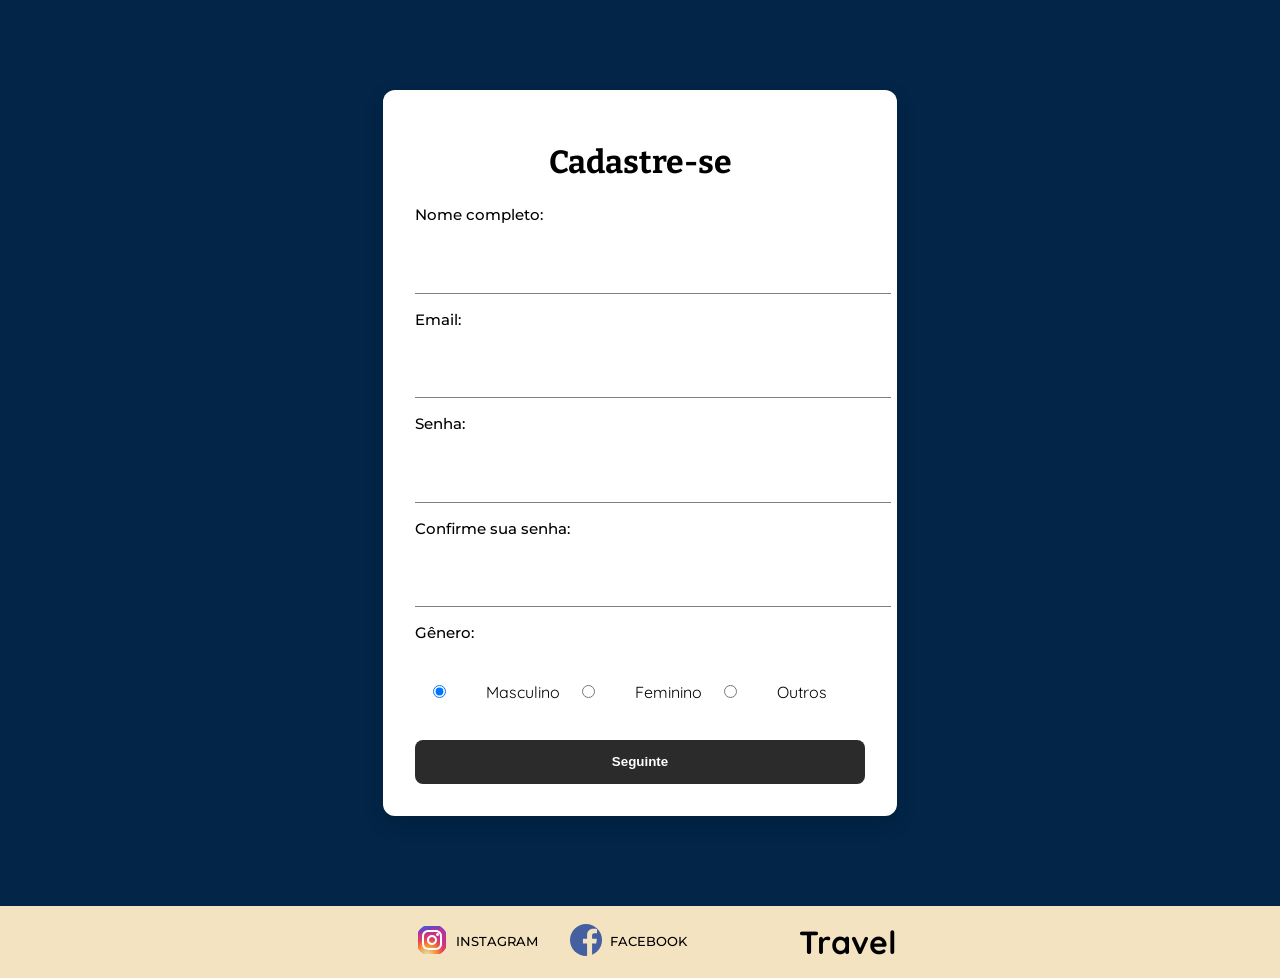
<file: Register.html>
<!DOCTYPE html>
<html lang="en">
<head>
    <meta charset="UTF-8">
    <meta name="viewport" content="width=device-width, initial-scale=1.0">
    <title>Página de Cadastro</title>
    <link rel="stylesheet" href="styles/register.style.css">
    <link rel="stylesheet" href="https://fonts.googleapis.com/css2?family=Bitter:ital,wght@0,100..900;1,100..900&family=Montserrat:ital,wght@0,100..900;1,100..900&family=Quicksand:wght@300..700&display=swap">
</head>
<body>
    <div class="container">
        <h1>Cadastre-se</h1>

        <div class="form">    
            <form>
                <label for="i-text">Nome completo:</label><br/>
                <input type="text" id="i-text"><br/>

                <label for="i-email">Email:</label><br/>
                <input type="email" id="i-email"><br/>

                <label for="i-password">Senha:</label><br/>
                <input type="password" id="i-password"><br/>

                <label for="i-password">Confirme sua senha:</label><br/>
                <input type="password" id="i-password"><br/>
                
                <div id="multiple-choice">
                    <label for="i-genero">Gênero:</label><br/>
                    <input type="radio" name="genero" value="masculino" checked>
                    Masculino
                    <input type="radio" name="genero" value="feminino"> Feminino
                    <input type="radio" name="genero" value="outro"> Outros <br/>
                </div>

                <input type="button" id="i-button" onclick="alert('Verifique o seu e-mail para seguir com o cadastro')" value="Seguinte"><br/>
            </form>
        </div>
    </div>

    <footer>
        <div id="icon-control">
            <div class="icons">
                <a href="">
                    <div class="footer-icon">
                        <svg viewBox="0 0 32 32" fill="none" xmlns="http://www.w3.org/2000/svg"><g id="SVGRepo_bgCarrier" stroke-width="0"></g><g id="SVGRepo_tracerCarrier" stroke-linecap="round" stroke-linejoin="round"></g><g id="SVGRepo_iconCarrier"> <rect x="2" y="2" width="28" height="28" rx="6" fill="url(#paint0_radial_87_7153)"></rect> <rect x="2" y="2" width="28" height="28" rx="6" fill="url(#paint1_radial_87_7153)"></rect> <rect x="2" y="2" width="28" height="28" rx="6" fill="url(#paint2_radial_87_7153)"></rect> <path d="M23 10.5C23 11.3284 22.3284 12 21.5 12C20.6716 12 20 11.3284 20 10.5C20 9.67157 20.6716 9 21.5 9C22.3284 9 23 9.67157 23 10.5Z" fill="white"></path> <path fill-rule="evenodd" clip-rule="evenodd" d="M16 21C18.7614 21 21 18.7614 21 16C21 13.2386 18.7614 11 16 11C13.2386 11 11 13.2386 11 16C11 18.7614 13.2386 21 16 21ZM16 19C17.6569 19 19 17.6569 19 16C19 14.3431 17.6569 13 16 13C14.3431 13 13 14.3431 13 16C13 17.6569 14.3431 19 16 19Z" fill="white"></path> <path fill-rule="evenodd" clip-rule="evenodd" d="M6 15.6C6 12.2397 6 10.5595 6.65396 9.27606C7.2292 8.14708 8.14708 7.2292 9.27606 6.65396C10.5595 6 12.2397 6 15.6 6H16.4C19.7603 6 21.4405 6 22.7239 6.65396C23.8529 7.2292 24.7708 8.14708 25.346 9.27606C26 10.5595 26 12.2397 26 15.6V16.4C26 19.7603 26 21.4405 25.346 22.7239C24.7708 23.8529 23.8529 24.7708 22.7239 25.346C21.4405 26 19.7603 26 16.4 26H15.6C12.2397 26 10.5595 26 9.27606 25.346C8.14708 24.7708 7.2292 23.8529 6.65396 22.7239C6 21.4405 6 19.7603 6 16.4V15.6ZM15.6 8H16.4C18.1132 8 19.2777 8.00156 20.1779 8.0751C21.0548 8.14674 21.5032 8.27659 21.816 8.43597C22.5686 8.81947 23.1805 9.43139 23.564 10.184C23.7234 10.4968 23.8533 10.9452 23.9249 11.8221C23.9984 12.7223 24 13.8868 24 15.6V16.4C24 18.1132 23.9984 19.2777 23.9249 20.1779C23.8533 21.0548 23.7234 21.5032 23.564 21.816C23.1805 22.5686 22.5686 23.1805 21.816 23.564C21.5032 23.7234 21.0548 23.8533 20.1779 23.9249C19.2777 23.9984 18.1132 24 16.4 24H15.6C13.8868 24 12.7223 23.9984 11.8221 23.9249C10.9452 23.8533 10.4968 23.7234 10.184 23.564C9.43139 23.1805 8.81947 22.5686 8.43597 21.816C8.27659 21.5032 8.14674 21.0548 8.0751 20.1779C8.00156 19.2777 8 18.1132 8 16.4V15.6C8 13.8868 8.00156 12.7223 8.0751 11.8221C8.14674 10.9452 8.27659 10.4968 8.43597 10.184C8.81947 9.43139 9.43139 8.81947 10.184 8.43597C10.4968 8.27659 10.9452 8.14674 11.8221 8.0751C12.7223 8.00156 13.8868 8 15.6 8Z" fill="white"></path> <defs> <radialGradient id="paint0_radial_87_7153" cx="0" cy="0" r="1" gradientUnits="userSpaceOnUse" gradientTransform="translate(12 23) rotate(-55.3758) scale(25.5196)"> <stop stop-color="#B13589"></stop> <stop offset="0.79309" stop-color="#C62F94"></stop> <stop offset="1" stop-color="#8A3AC8"></stop> </radialGradient> <radialGradient id="paint1_radial_87_7153" cx="0" cy="0" r="1" gradientUnits="userSpaceOnUse" gradientTransform="translate(11 31) rotate(-65.1363) scale(22.5942)"> <stop stop-color="#E0E8B7"></stop> <stop offset="0.444662" stop-color="#FB8A2E"></stop> <stop offset="0.71474" stop-color="#E2425C"></stop> <stop offset="1" stop-color="#E2425C" stop-opacity="0"></stop> </radialGradient> <radialGradient id="paint2_radial_87_7153" cx="0" cy="0" r="1" gradientUnits="userSpaceOnUse" gradientTransform="translate(0.500002 3) rotate(-8.1301) scale(38.8909 8.31836)"> <stop offset="0.156701" stop-color="#406ADC"></stop> <stop offset="0.467799" stop-color="#6A45BE"></stop> <stop offset="1" stop-color="#6A45BE" stop-opacity="0"></stop> </radialGradient> </defs> </g></svg>
                    </div>
                    <p>INSTAGRAM</p>
                </a>
            </div>
            <div class="icons">
                <a href="">
                    <div class="footer-icon">
                        <svg viewBox="0 0 48 48" version="1.1" xmlns="http://www.w3.org/2000/svg" xmlns:xlink="http://www.w3.org/1999/xlink" fill="#000000"><g id="SVGRepo_bgCarrier" stroke-width="0"></g><g id="SVGRepo_tracerCarrier" stroke-linecap="round" stroke-linejoin="round"></g><g id="SVGRepo_iconCarrier"> <title>Facebook-color</title> <desc>Created with Sketch.</desc> <defs> </defs> <g id="Icons" stroke="none" stroke-width="1" fill="none" fill-rule="evenodd"> <g id="Color-" transform="translate(-200.000000, -160.000000)" fill="#4460A0"> <path d="M225.638355,208 L202.649232,208 C201.185673,208 200,206.813592 200,205.350603 L200,162.649211 C200,161.18585 201.185859,160 202.649232,160 L245.350955,160 C246.813955,160 248,161.18585 248,162.649211 L248,205.350603 C248,206.813778 246.813769,208 245.350955,208 L233.119305,208 L233.119305,189.411755 L239.358521,189.411755 L240.292755,182.167586 L233.119305,182.167586 L233.119305,177.542641 C233.119305,175.445287 233.701712,174.01601 236.70929,174.01601 L240.545311,174.014333 L240.545311,167.535091 C239.881886,167.446808 237.604784,167.24957 234.955552,167.24957 C229.424834,167.24957 225.638355,170.625526 225.638355,176.825209 L225.638355,182.167586 L219.383122,182.167586 L219.383122,189.411755 L225.638355,189.411755 L225.638355,208 L225.638355,208 Z" id="Facebook"> </path> </g> </g> </g></svg>
                    </div>
                    <p>FACEBOOK</p>
                </a>
            </div>
            <h1 id="footer-logo"><a href="index.html">Travel</a></h1>
        </div>
    </footer>
</body>
</html>
</file>
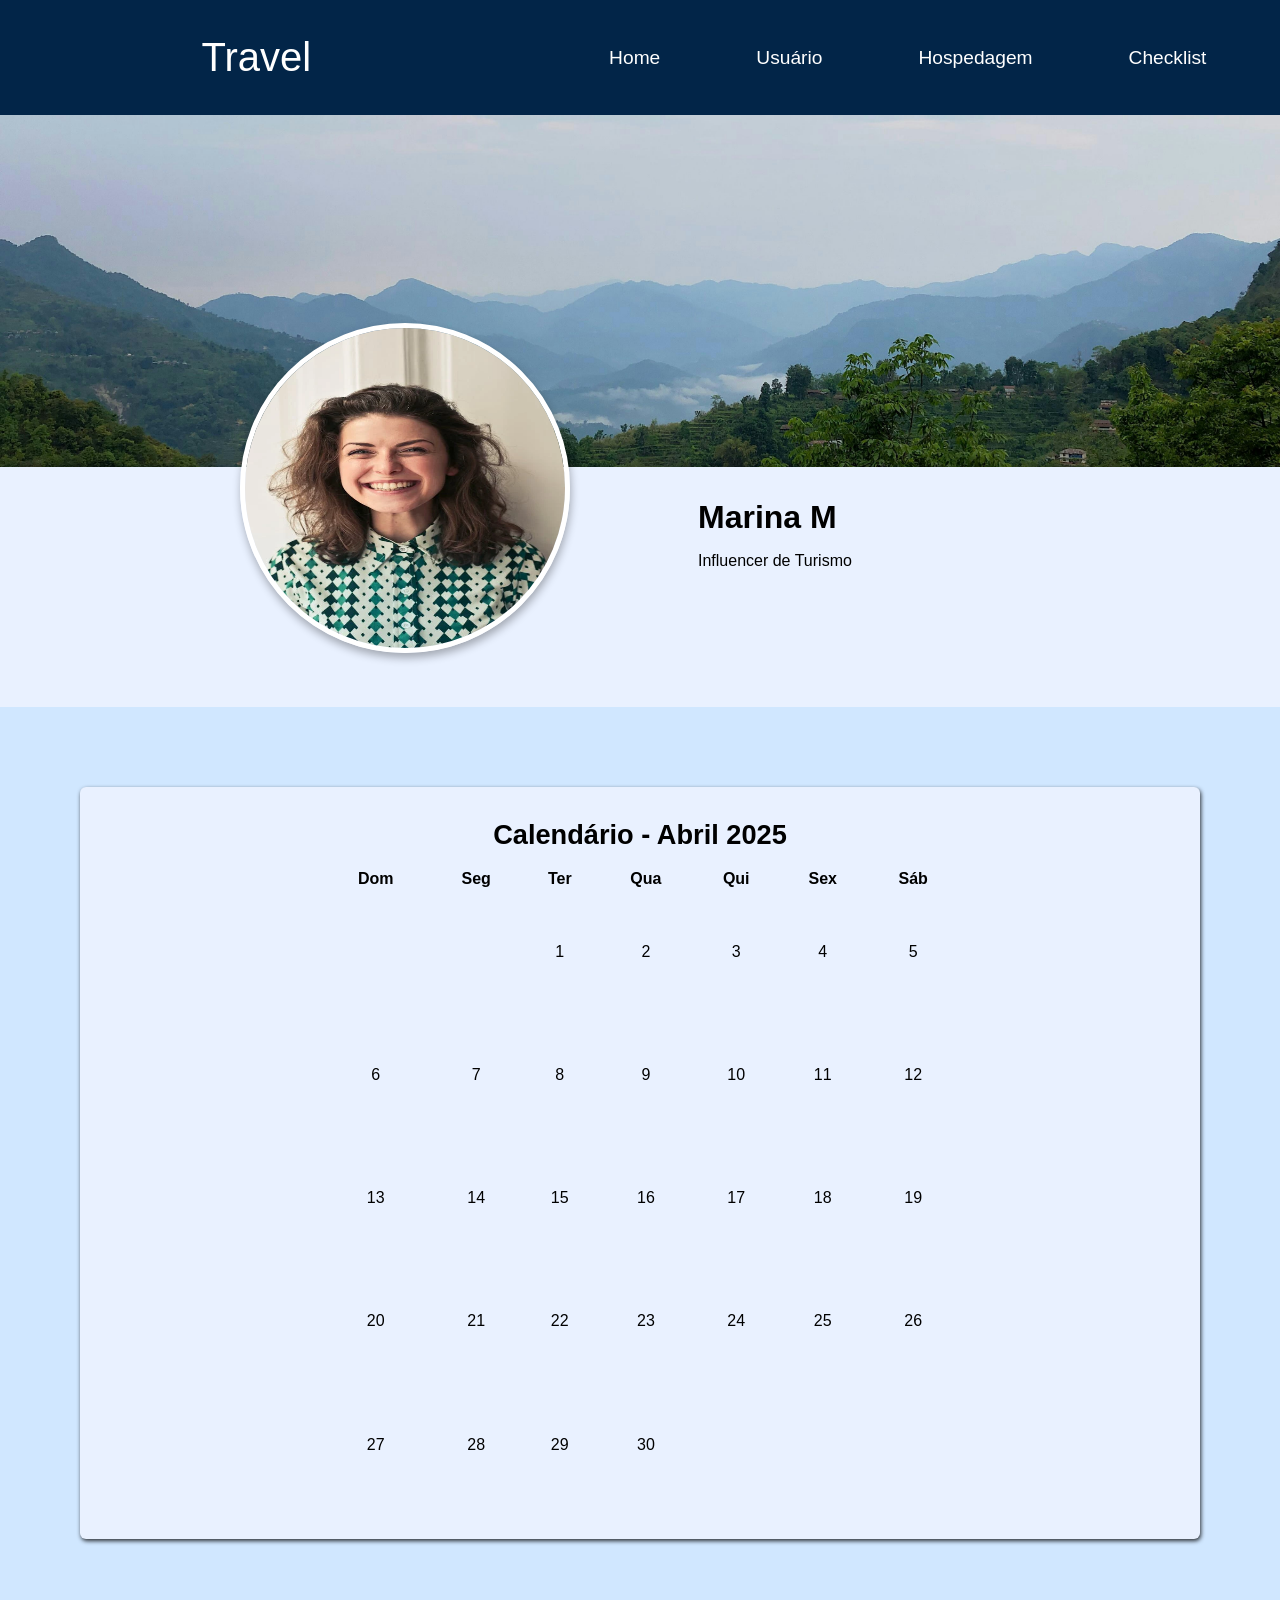
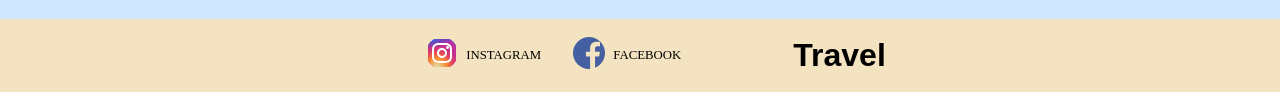
<file: user.html>
<!DOCTYPE html>
<html lang="en">
  <head>
    <meta charset="UTF-8" />
    <meta name="viewport" content="width=device-width, initial-scale=1.0" />
    <title>Usuário</title>
    <link rel="stylesheet" href="styles/user-style.css" />
  </head>
  <body>
    <header id="main-header">
      <div id="logo">
        <h1><a href="user.html">Travel</a></h1>
      </div>
      <a href="#side-drawer" id="menu-button">
        <span></span>
        <span></span>
        <span></span>
      </a>
      <nav>
        <ul>
          <li><a href="index.html">Home</a></li>
          <li><a href="user.html">Usuário</a></li>
          <li><a href="hosting.html">Hospedagem</a></li>
          <li><a href="home_page.html">Checklist</a></li>
        </ul>
      </nav>
    </header>
    <aside id="side-drawer">
      <header>
        <a href="#" id="alter-button">
          <span></span>
          <span></span>
          <span></span>
        </a>
      </header>
      <nav>
        <ul>
          <li><a href="index.html">Home</a></li>
          <li><a href="user.html">Usuário</a></li>
          <li><a href="hosting.html">Hospedagem</a></li>
          <li><a href="home_page.html">Checklist</a></li>
        </ul>
      </nav>
    </aside>
    <main>
      <section id="background-image"></section>
      <section id="hero">
        <div id="user-header">
          <div id="user-photo">
            <img src="images/marina.webp" alt="smilling-woman" />
          </div>
          <div id="user-info">
            <h2>Marina M</h2>
            <p>Influencer de Turismo</p>
          </div>
        </div>
        <div id="description">
          <div id="agenda">
            <table class="calendario">
              <caption>
                Calendário - Abril 2025
              </caption>
              <thead>
                <tr>
                  <th>Dom</th>
                  <th>Seg</th>
                  <th>Ter</th>
                  <th>Qua</th>
                  <th>Qui</th>
                  <th>Sex</th>
                  <th>Sáb</th>
                </tr>
              </thead>
              <tbody>
                <tr>
                  <td></td>
                  <td></td>
                  <td>1</td>
                  <td>2</td>
                  <td>3</td>
                  <td>4</td>
                  <td>5</td>
                </tr>
                <tr>
                  <td>6</td>
                  <td>7</td>
                  <td>8</td>
                  <td>9</td>
                  <td>10</td>
                  <td>11</td>
                  <td>12</td>
                </tr>
                <tr>
                  <td>13</td>
                  <td>14</td>
                  <td>15</td>
                  <td>16</td>
                  <td>17</td>
                  <td>18</td>
                  <td>19</td>
                </tr>
                <tr>
                  <td>20</td>
                  <td>21</td>
                  <td>22</td>
                  <td>23</td>
                  <td>24</td>
                  <td>25</td>
                  <td>26</td>
                </tr>
                <tr>
                  <td>27</td>
                  <td>28</td>
                  <td>29</td>
                  <td>30</td>
                  <td></td>
                  <td></td>
                  <td></td>
                </tr>
              </tbody>
            </table>
          </div>
        </div>
      </section>
    </main>
  </body>
  <footer>
    <div id="form-control"></div>
    <div id="icon-control">
      <div class="icons">
        <a href="">
          <div class="footer-icon">
            <svg
              viewBox="0 0 32 32"
              fill="none"
              xmlns="http://www.w3.org/2000/svg"
            >
              <g id="SVGRepo_bgCarrier" stroke-width="0"></g>
              <g
                id="SVGRepo_tracerCarrier"
                stroke-linecap="round"
                stroke-linejoin="round"
              ></g>
              <g id="SVGRepo_iconCarrier">
                <rect
                  x="2"
                  y="2"
                  width="28"
                  height="28"
                  rx="6"
                  fill="url(#paint0_radial_87_7153)"
                ></rect>
                <rect
                  x="2"
                  y="2"
                  width="28"
                  height="28"
                  rx="6"
                  fill="url(#paint1_radial_87_7153)"
                ></rect>
                <rect
                  x="2"
                  y="2"
                  width="28"
                  height="28"
                  rx="6"
                  fill="url(#paint2_radial_87_7153)"
                ></rect>
                <path
                  d="M23 10.5C23 11.3284 22.3284 12 21.5 12C20.6716 12 20 11.3284 20 10.5C20 9.67157 20.6716 9 21.5 9C22.3284 9 23 9.67157 23 10.5Z"
                  fill="white"
                ></path>
                <path
                  fill-rule="evenodd"
                  clip-rule="evenodd"
                  d="M16 21C18.7614 21 21 18.7614 21 16C21 13.2386 18.7614 11 16 11C13.2386 11 11 13.2386 11 16C11 18.7614 13.2386 21 16 21ZM16 19C17.6569 19 19 17.6569 19 16C19 14.3431 17.6569 13 16 13C14.3431 13 13 14.3431 13 16C13 17.6569 14.3431 19 16 19Z"
                  fill="white"
                ></path>
                <path
                  fill-rule="evenodd"
                  clip-rule="evenodd"
                  d="M6 15.6C6 12.2397 6 10.5595 6.65396 9.27606C7.2292 8.14708 8.14708 7.2292 9.27606 6.65396C10.5595 6 12.2397 6 15.6 6H16.4C19.7603 6 21.4405 6 22.7239 6.65396C23.8529 7.2292 24.7708 8.14708 25.346 9.27606C26 10.5595 26 12.2397 26 15.6V16.4C26 19.7603 26 21.4405 25.346 22.7239C24.7708 23.8529 23.8529 24.7708 22.7239 25.346C21.4405 26 19.7603 26 16.4 26H15.6C12.2397 26 10.5595 26 9.27606 25.346C8.14708 24.7708 7.2292 23.8529 6.65396 22.7239C6 21.4405 6 19.7603 6 16.4V15.6ZM15.6 8H16.4C18.1132 8 19.2777 8.00156 20.1779 8.0751C21.0548 8.14674 21.5032 8.27659 21.816 8.43597C22.5686 8.81947 23.1805 9.43139 23.564 10.184C23.7234 10.4968 23.8533 10.9452 23.9249 11.8221C23.9984 12.7223 24 13.8868 24 15.6V16.4C24 18.1132 23.9984 19.2777 23.9249 20.1779C23.8533 21.0548 23.7234 21.5032 23.564 21.816C23.1805 22.5686 22.5686 23.1805 21.816 23.564C21.5032 23.7234 21.0548 23.8533 20.1779 23.9249C19.2777 23.9984 18.1132 24 16.4 24H15.6C13.8868 24 12.7223 23.9984 11.8221 23.9249C10.9452 23.8533 10.4968 23.7234 10.184 23.564C9.43139 23.1805 8.81947 22.5686 8.43597 21.816C8.27659 21.5032 8.14674 21.0548 8.0751 20.1779C8.00156 19.2777 8 18.1132 8 16.4V15.6C8 13.8868 8.00156 12.7223 8.0751 11.8221C8.14674 10.9452 8.27659 10.4968 8.43597 10.184C8.81947 9.43139 9.43139 8.81947 10.184 8.43597C10.4968 8.27659 10.9452 8.14674 11.8221 8.0751C12.7223 8.00156 13.8868 8 15.6 8Z"
                  fill="white"
                ></path>
                <defs>
                  <radialGradient
                    id="paint0_radial_87_7153"
                    cx="0"
                    cy="0"
                    r="1"
                    gradientUnits="userSpaceOnUse"
                    gradientTransform="translate(12 23) rotate(-55.3758) scale(25.5196)"
                  >
                    <stop stop-color="#B13589"></stop>
                    <stop offset="0.79309" stop-color="#C62F94"></stop>
                    <stop offset="1" stop-color="#8A3AC8"></stop>
                  </radialGradient>
                  <radialGradient
                    id="paint1_radial_87_7153"
                    cx="0"
                    cy="0"
                    r="1"
                    gradientUnits="userSpaceOnUse"
                    gradientTransform="translate(11 31) rotate(-65.1363) scale(22.5942)"
                  >
                    <stop stop-color="#E0E8B7"></stop>
                    <stop offset="0.444662" stop-color="#FB8A2E"></stop>
                    <stop offset="0.71474" stop-color="#E2425C"></stop>
                    <stop
                      offset="1"
                      stop-color="#E2425C"
                      stop-opacity="0"
                    ></stop>
                  </radialGradient>
                  <radialGradient
                    id="paint2_radial_87_7153"
                    cx="0"
                    cy="0"
                    r="1"
                    gradientUnits="userSpaceOnUse"
                    gradientTransform="translate(0.500002 3) rotate(-8.1301) scale(38.8909 8.31836)"
                  >
                    <stop offset="0.156701" stop-color="#406ADC"></stop>
                    <stop offset="0.467799" stop-color="#6A45BE"></stop>
                    <stop
                      offset="1"
                      stop-color="#6A45BE"
                      stop-opacity="0"
                    ></stop>
                  </radialGradient>
                </defs>
              </g>
            </svg>
          </div>
          <p>INSTAGRAM</p>
        </a>
      </div>
      <div class="icons">
        <a href="">
          <div class="footer-icon">
            <svg
              viewBox="0 0 48 48"
              version="1.1"
              xmlns="http://www.w3.org/2000/svg"
              xmlns:xlink="http://www.w3.org/1999/xlink"
              fill="#000000"
            >
              <g id="SVGRepo_bgCarrier" stroke-width="0"></g>
              <g
                id="SVGRepo_tracerCarrier"
                stroke-linecap="round"
                stroke-linejoin="round"
              ></g>
              <g id="SVGRepo_iconCarrier">
                <title>Facebook-color</title>
                <desc>Created with Sketch.</desc>
                <defs></defs>
                <g
                  id="Icons"
                  stroke="none"
                  stroke-width="1"
                  fill="none"
                  fill-rule="evenodd"
                >
                  <g
                    id="Color-"
                    transform="translate(-200.000000, -160.000000)"
                    fill="#4460A0"
                  >
                    <path
                      d="M225.638355,208 L202.649232,208 C201.185673,208 200,206.813592 200,205.350603 L200,162.649211 C200,161.18585 201.185859,160 202.649232,160 L245.350955,160 C246.813955,160 248,161.18585 248,162.649211 L248,205.350603 C248,206.813778 246.813769,208 245.350955,208 L233.119305,208 L233.119305,189.411755 L239.358521,189.411755 L240.292755,182.167586 L233.119305,182.167586 L233.119305,177.542641 C233.119305,175.445287 233.701712,174.01601 236.70929,174.01601 L240.545311,174.014333 L240.545311,167.535091 C239.881886,167.446808 237.604784,167.24957 234.955552,167.24957 C229.424834,167.24957 225.638355,170.625526 225.638355,176.825209 L225.638355,182.167586 L219.383122,182.167586 L219.383122,189.411755 L225.638355,189.411755 L225.638355,208 L225.638355,208 Z"
                      id="Facebook"
                    ></path>
                  </g>
                </g>
              </g>
            </svg>
          </div>
          <p>FACEBOOK</p>
        </a>
      </div>
      <h1 id="footer-logo"><a href="index.html">Travel</a></h1>
    </div>
  </footer>
</html>
</file>
<file: styles/index.style.css>
body{
    color: white;
    margin: 0;
    font-family: 'Quicksand', sans-serif;
}

#image-control{
    background-image: url("../images/max-bohme-hvnqLm01za4-unsplash.jpg");
    height: 100vh;
    background-size: cover;
    background-repeat: no-repeat;
    background-position: center;
}

#main-header nav{
    display: none;
}

header{
    height: 4rem;
    display: flex;
    justify-content: space-between;
    align-items: center;
    padding: 5%;
}

a{
    text-decoration: none;
    color: inherit;
}

#main-header a{
    color: inherit;
    font-family: 'Montserrat', sans-serif;
    font-weight: 300;
    padding: 1rem;  
    font-size: 2rem;
}

#hero{
    padding: 1.5rem;
    padding-top: 0;
    animation-name: slide-in;
    animation-duration: 2s;
}

#main-buttons{
    display: flex;
    flex-direction: row;
    /* justify-content: center; */
    align-items:center;
}

#login a{
    background-color: rgb(43, 43, 43);
    width: 4.2rem;
    padding: 1.3rem;
    border-radius: 6px;
    margin-left: 1rem;
    height: 1rem;
    font-size: 0.7rem;
    text-align: center;
    font-weight: bold;
    display: flex;
    align-items: center;
    animation-name: slide-in;
    animation-duration: 2s;
}

#home-page a{
    background-color: #022548;
    width: 8.4rem;
    padding: 1.3rem;
    border-radius: 6px;
    margin-left: 1rem;
    height: 2rem;
    font-size: 1.2rem;
    text-align: center;
    font-weight: bold;
    display: flex;
    align-items: center;
    animation-name: slide-in;
    animation-duration: 2s;
}

h2{
    font-family: 'Bitter',sans-serif;
    font-weight: bold;
    font-size: 3rem;
    margin: 0;
}

#menu-button{
    display: flex;
    width: 3rem;
    height: 2.5rem;
    flex-direction: column;
    justify-content: space-around;
}

#menu-button span{
    width: 100%;
    height: 2px;
    background-color: white;
}

#alter-button{
    display: flex;
    width: 1rem;
    height: 2.5rem;
    flex-direction: column;
    justify-content: space-around;
    padding: 0;
}

#alter-button span{
    width: 100%;
    height: 2px;
    background-color: rgb(0, 0, 0);
}

#side-drawer header{
    width: 100%;
    justify-content: end;
    padding: 3rem;
    box-sizing: border-box;
    padding-bottom: 0;
}

#side-drawer{
    width: 100%;
    height: 50%;
    background-color: rgb(255, 255, 255);
    position: fixed;
    top: 0;
    left: 0;
    border-radius: 0 0 6px 6px;
    transform: translateY(-20px);
    transition: opacity 0.4s ease, transform 0.4s ease;
    opacity: 0;
    pointer-events: none;
}

#side-drawer:target{
    display: block;
    transform: translateY(0);
    pointer-events: auto;
    opacity: 1;
}

#side-drawer ul{
    list-style: none;
    text-align: center;
    padding: 2rem;
    height: 100%;
    font-size: 1.2rem;
    margin: 0;
    padding-top: 0;
}

nav ul{
    color: black;
}

nav ul li{
    margin: 2rem;
}

ul{
    list-style: none;
}

#explanation{
    /* background: linear-gradient(180deg, rgb(255, 240, 208), rgb(232, 248, 255)); */
    background-color: #F4E3C1;
    color: black;
    height: 100%;
}

#explanation-header{
    padding: 2rem;
}

.line{
    height: 0.05rem;
    background-color: rgba(165, 165, 165, 0.295);
    width: 90%;
    margin: auto;
    margin-top: 5rem;
    
}

#line-complement{
    width: 100%;
    top: 67.2rem;
    display: flex;
    flex-direction: column;
    flex-wrap: wrap;
}

#line-complement ul{
    display: flex;
    justify-content: space-around;
    padding: 0;
    flex-wrap: wrap;
}

.line-dots2{
    display: none;
}

.control{
    display: flex;
    flex-direction: column;
    align-items: center;
    text-align: center;
    gap: 2rem;
    
}

.control-div{
    padding: 3rem;
}

.hero-circles{
    background-color: rgb(255, 217, 48);
    height: 8rem;
    width: 8rem;
    border-radius: 70px;
    margin: auto;
}

.hero-circles svg{
    scale: 0.5;
}

#opinions{
    background-color: #022548;
    padding-top: 4rem;
    padding-bottom: 4rem;
}

#opinion-header{
    display: flex;
    flex-direction: column;
    align-items: center;
}

#stars{
    display: flex;
    box-sizing: border-box;
    text-align: center;
}

.icon{
    width: 1.25rem;
    height: 1.25rem;
    margin: 0.12rem;
    color: #ffd600;
    justify-content: center;
}

#opinion-header h2{
    font-size: 2.25rem;
    margin-top: 1rem;
    padding: 2rem;
    padding-top: 0;
}

#opinion-content {
    text-align: center;
    padding: 2rem;
    margin-top: 1rem;
    padding-top: 0;
  }
  
  #opinion-hero,
  #second-opinion,
  #third-opinion {
    display: none;
    animation: fade 0.5s ease-in-out;
  }
  
  .job {
    opacity: 0.68;
  }
  
  #slider-dot-control {
    display: flex;
    justify-content: center;
    gap: 2rem;
  }
  
  #slider-dot-control label {
    width: 12px;
    height: 12px;
    background: #ccc;
    border-radius: 50%;
    cursor: pointer;
  }
  
  input[type="radio"] {
    display: none;
  }
  
  #op1:checked ~ #slider-dot-control label[for="op1"],
  #op2:checked ~ #slider-dot-control label[for="op2"],
  #op3:checked ~ #slider-dot-control label[for="op3"] {
    background: #fff;
  }
  
  #op1:checked ~ #opinion-content #opinion-hero {
    display: block;
  }
  #op2:checked ~ #opinion-content #second-opinion {
    display: block;
  }
  #op3:checked ~ #opinion-content #third-opinion {
    display: block;
  }
  
#about-us{
    height: 15rem;
    background-color: rgb(252, 255, 255);
    display: flex;
    border-top: 1px solid rgb(160, 160, 160);
}

#blue-section{
    background-color: rgb(255, 240, 208);
    height: 100%;
    width: 30%;
    text-align: center;
    display: flex;
    align-items: center;
}

#about-title{
    margin: 0;
    font-family: 'Montserrat';
    color: black;
    font-weight: bold;
    rotate: 270deg;
    font-size: 1.3rem;
}

#about-text {
    color: black;
    width: 70%;
    font-size: 0.8rem;
    margin: 0;
    text-align: justify;
    display: flex;
    align-items: center;
    padding: 1rem;
}

#about-text p{
    margin: 0;
    
}

footer{
    display: flex;
}

footer h1{
    color: black;
    margin: 0;
}

footer h3{
    margin: 0;
    font-size: 1.7rem;
    font-family: sans-serif;
    font-weight: normal;
}

#form-control{
    padding: 2rem;
    background-color: #022548;
}

footer form{
    display: flex;
    flex-direction: column;
    width: 50%;
}

input{
    height: 3rem;
    margin: 0.3rem;
    border: none;
    background-color: transparent;
    outline: none;
    color: white;
    border-bottom: 1px solid gray;
}

textarea{
    margin: 0.3rem;
    border: none;
    resize: none;
    background-color: transparent;
    outline: none;
    color: white;
    border-bottom: 1px solid gray;
}

#icon-control{
    background-color: #F4E3C1;
    width: 100%;
    display: flex;
    padding: 1rem;
    flex-direction: column-reverse;
    align-items: center;
}

.icons a{
    display: flex;
    justify-content: center;
    box-sizing: border-box;
    align-items: center;
    gap: 0.5rem;
    color: black;
    font-family: 'Montserrat';
    font-size: 0.8rem;
    font-weight: 500;
}

.footer-icon{
    width: 2rem;
}

.footer-icon svg{
    border-radius: 100%;
}

#footer-logo{
    margin-bottom: 5rem; 
}


@media(min-width: 48rem){
    header{
        padding: 2%;
    }

    #main-header h1{
        margin-left: 10rem;
    }

    #main-header h1 a{
        font-size: 2.5rem;
    }

    #main-header nav{
        display: block;
    }

    #main-header nav ul{
        display: flex;
        list-style: none;
        color: white;
        flex-wrap: wrap;
    }

    #main-header nav ul a{
        font-size: 1.2rem;
    }

    #main-header nav ul a:hover{
        text-decoration: underline;
    }

    #menu-button{
        display: none;
    }

    #hero{
        padding: 4rem;
    }

    #hero h2{
        font-size: 7rem;
    }

    #login{
        margin-left: 2rem
    }

    #login a{
        width: 7rem;
        padding: 1.7rem;
        border-radius: 6px;
        margin-left: 1rem;
        height: 1rem;
        font-size: 0.8rem;
        text-align: center;
        font-weight: bold;
    }

    #login a:hover{
        background-color: rgb(56, 56, 56);
    }

    #explanation{
        /* background: linear-gradient(180deg, rgb(255, 240, 208), rgb(232, 248, 255)); */
        color: black;
        padding: 1rem;
    }

    .control-div{
        padding-top: 0;
    }

    .line-dots{
        display: none;
    }

    .line-dots2{
        display: block;
        background-color: black;
        height: 1rem;
        width: 1rem;
        border-radius: 40px;
        position: relative;
        bottom: 1.5rem;
        margin: 0;
    }

    #opinions{
        padding: 5rem;
    }

    #opinion-header h2{
        font-size: 3rem;
        margin-top: 1rem;
        padding: 2rem;
        padding-top: 0;
    }

    #opinion-content{
        font-size: 1.75rem;
        padding-top: 2rem;
    }

    #opinion-content p{
        font-size: 1rem;
    }

    .author-description{
        margin-top: 3rem;
    }
    
    #blue-section{
        width: 15%;
    }

    #about-title{
        margin: auto;
        font-size: 1.6rem;
        margin-left: 0;
    }
    
    #about-text {
        font-size: 1.3rem;
        margin: auto;
    }

    footer{
        display: block;
    }

    #icon-control{
        flex-direction: row;
        justify-content: center;
        gap: 2rem;
    }

    #footer-logo{
        margin: 0;
        margin-left: 5rem;
    }
}

@media(min-width:48rem) and (max-width:70.3rem){

    #main-header{
        display: flex;
        justify-content: space-around;
        align-items: center;
    }
    
    #main-header h1{
        margin-left: 0;
    }

    #main-header nav ul{
        padding: 0;
    }

    #main-header nav ul li{
        margin: 0;
    }

    #main-header nav ul li a{
        font-size: 0.9rem;
    }

    #hero{
        padding-bottom: 0;
        padding-left: 1rem;
    }

    #hero h2{
        font-size: 6rem;
    }
}


@keyframes slide-in{
    0%{
        transform: translateY(-100px);
        opacity: 0;
    }
    100%{
        transform: translateY(0);
        opacity: 1;
    }
}

@keyframes fade {
    from { opacity: 0; transform: translateY(10px); }
    to { opacity: 1; transform: translateY(0); }
  }
</file>
<file: styles/home_page.style.css>
body{
    font-family: 'Quicksand', sans-serif;
    color: white;
    margin: 0;
    padding: 0;
}

#menu-superior{
    margin: auto;
    display: flex;
    justify-content: center;
    align-items: center;
    gap: 200px;
    padding: 30px;
    background-color: #022548
}

#page-logo{
    font-weight: bold;
    font-size: 2rem;
}

a{
    text-decoration: none;
    color: white;
}

.link:hover {
    text-decoration: underline;
}

#image-control{
    background-color: rgba(255, 255, 255, 0.438);
    background-blend-mode: lighten;
    background-image: url('../images/7360.jpg');

    background-size: cover;
    background-repeat: no-repeat;
    background-position: center;

    text-align: center;

    padding-bottom: 5%;
}

h1{
    font-size: 50px;
    color: white;
    text-shadow: 2px 2px 4px rgba(0, 0, 0, 1);
    margin-top: 100px;
}

img{
    width: 300px;
    height: 300px;
}

.container{
    display: flex;
    justify-content: center;
    align-items: center;
    flex-direction: column;
    padding: 1.5rem;
    padding-top: 0;
    animation-name: slide-in;
    animation-duration: 2s;
    text-shadow: 2px 2px 4px rgba(0, 0, 0, 0.8);
    justify-content: flex-start;
    
}

@keyframes slide-in{
    0%{
        transform: translateY(-100px);
        opacity: 0;
    }
    100%{
        transform: translateY(0);
        opacity: 1;
    }
}

.row{
    display: flex;
    justify-content: center;
    align-items: center;
    gap: 20px;
    margin-top: 10px;
    justify-content: flex-start;

}


.btn-check{
    padding: 10px;
    background-color: transparent;
    border-color: white;
    border-radius: 5px;
    border-style: solid;
}

.funcionalidade{
    background-color: rgba(0, 0, 0, 0.5);
    padding : 20px;
}

.funcionalidade:hover{
    transform: scale(1.05);
    background-color: rgba(0, 0, 0, 0.7);
}

#icon-control{
  background-color: #F4E3C1;
  width: 100%;

  display: flex;
  padding: 1rem;

  justify-content: space-around;
  align-items: be;
}

.icons a{
  display: flex;
  justify-content: center;
  box-sizing: border-box;
  align-items: center;
  gap: 0.5rem;
  color: black;
  font-family: 'Montserrat';
  font-size: 0.8rem;
  font-weight: 500;
}

.footer-icon{
  width: 2rem;
}

.footer-icon svg{
  border-radius: 100%;
}

footer h1 {
    text-shadow: none;
  color: black;
  margin: 0;
  font-family: "Quicksand", sans-serif;
  font-size: 2em;
  font-weight: bold;
}

footer a {
  color: inherit;
  text-decoration: none;
}

@media(min-width: 48rem){
  footer{
      display: block;
  }

  #icon-control{
      flex-direction: row;
      justify-content: center;
      gap: 2rem;
  }

  #footer-logo{
      margin: 0;
      margin-left: 5rem;
  }
}
</file>
<file: styles/hosting.style.css>
body {
  font-family: 'Quicksand', sans-serif;
  margin: 0;
  padding: 0;
  background-color: #F4E3C1;
  color: black;
}

#image-control {
  background-color: rgba(255, 255, 255, 0.438);
  background-blend-mode: lighten;
  background-image: url('../images/organizar-viagem.jpg');
  background-size: cover;
  background-repeat: no-repeat;
  background-position: center;
  min-height: 100vh;
}

#menu-superior{
    margin: auto;
    display: flex;
    justify-content: center;
    align-items: center;
    gap: 200px;
    padding: 30px;
    background-color: #022548
}

#page-logo{
  font-weight: bold;
  font-size: 2rem;
}

section a {
  text-decoration: none;
  color: white;
}

.link:hover {
  text-decoration: underline;
}

#title{
    margin: 7vh 0 7vh 0;
}

#title h1 {
  font-family: 'Bitter', serif;
  font-size: 2.5rem;
  color: white;
  text-align: center;
  margin-bottom: 2rem;
  text-shadow: 2px 2px 5px rgba(0, 0, 0, 0.8);
}

.container {
  background-color: rgba(255, 255, 255, 0.95);
  padding: 2rem;
  border-radius: 12px;
  max-width: 600px;
  width: 90%;
  box-shadow: 0 10px 30px rgba(0, 0, 0, 0.2);
  animation: slide-in 1s ease;

    margin: auto;

  /* display: flex;
  flex-direction: column;
  justify-content: center;
  align-items: center; */
}

.container h1 {
  font-family: 'Montserrat', sans-serif;
  font-size: 1.5rem;
  margin-bottom: 1.5rem;
  text-align: center;
  color: #000;
}

label {
  display: block;
  margin-top: 1rem;
  font-family: 'Montserrat', sans-serif;
  font-weight: 500;
  font-size: 1rem;
  color: #000;
}

select, input[type="date"] {
  width: 100%;
  padding: 0.8rem;
  margin-top: 0.3rem;
  font-size: 1rem;
  border: none;
  border-bottom: 1px solid gray;
  background-color: transparent;
  color: #000;
  outline: none;
}

input[type="button"] {
  margin-top: 2rem;
  width: 100%;
  padding: 1rem;
  background-color: #2B2B2B;
  color: white;
  font-weight: bold;
  font-family: 'Montserrat', sans-serif;
  border: none;
  border-radius: 8px;
  cursor: pointer;
  transition: background-color 0.3s ease;
}

input[type="button"]:hover {
  background-color: #3a3a3a;
}

#icon-control{
  background-color: #F4E3C1;
  width: 100%;

  display: flex;
  padding: 1rem;

  justify-content: space-around;
  align-items: be;
}

.icons a{
  display: flex;
  justify-content: center;
  box-sizing: border-box;
  align-items: center;
  gap: 0.5rem;
  color: black;
  font-family: 'Montserrat';
  font-size: 0.8rem;
  font-weight: 500;
}

.footer-icon{
  width: 2rem;
}

.footer-icon svg{
  border-radius: 100%;
}

#footer-logo{
  margin-bottom: 5rem; 
}

footer h1 {

  color: black;
  margin: 0;
  font-family: "Quicksand", sans-serif;
  font-size: 2em;
  font-weight: bold;
}

footer a {
  color: inherit;
  text-decoration: none;
}

@media(min-width: 48rem){
  footer{
      display: block;
  }

  #icon-control{
      flex-direction: row;
      justify-content: center;
      gap: 2rem;
  }

  #footer-logo{
      margin: 0;
      margin-left: 5rem;
  }
}

@keyframes slide-in {
  0% {
    transform: translateY(-30px);
    opacity: 0;
  }
  100% {
    transform: translateY(0);
    opacity: 1;
  }
}
</file>
<file: styles/login.style.css>
body {
  margin: 0;
  padding: 0;
  font-family: 'Quicksand', sans-serif;

  background-color: #f3e7ce73;
  /* 022548 */
  background-image: url("../images/download.jpg");
  background-blend-mode: lighten;
  background-size: cover;
  background-repeat: no-repeat;
  background-position: center;

  color: #000;
  display: flex;

  flex-direction: column;
  height: 100vh;
}

.container {
  margin-top: 15vh;
  justify-self: center;
  align-self: center;

  background-color: white;
  padding: 2rem;
  border-radius: 12px;
  box-shadow: 0 8px 20px rgba(0, 0, 0, 0.15);
  max-width: 400px;
  width: 90%;
  text-align: center;
  animation: slide-in 1s ease;
}

h1 {
  font-family: 'Bitter', serif;
  font-size: 2rem;
  margin-bottom: 1.5rem;
}

.form {
  text-align: left;
}

label {
  font-family: 'Montserrat', sans-serif;
  font-weight: 500;
  font-size: 0.95rem;
  display: block;
  margin: 1rem 0 0.3rem;
}

input[type="email"],
input[type="password"] {
  width: 100%;
  padding: 0.8rem;
  border: none;
  border-bottom: 1px solid gray;
  background-color: transparent;
  color: #000;
  font-size: 1rem;
  outline: none;
}

input[type="button"] {
  margin-top: 1.5rem;
  background-color: #2B2B2B;
  color: white;
  font-weight: bold;
  padding: 0.9rem;
  border: none;
  border-radius: 8px;
  width: 100%;
  cursor: pointer;
  transition: background-color 0.3s ease;
}

input[type="button"]:hover {
  background-color: #3a3a3a;
}

.container a {
  display: block;
  margin-top: 1rem;
  text-align: center;
  font-family: 'Montserrat', sans-serif;
  font-size: 0.9rem;
  text-decoration: none;
  color: #000;
  transition: text-decoration 0.3s;
}

a:hover {
  text-decoration: underline;
}

@keyframes slide-in {
  0% {
    transform: translateY(-30px);
    opacity: 0;
  }
  100% {
    transform: translateY(0);
    opacity: 1;
  }
}

#waterMark{
  justify-self: left;
  /* align-self: left; */

  display: flex;
  
  margin-top: 10vh;
  padding-left: 10vw;

  /* width: auto; */
}

#waterMark a{
  color: inherit;
  /* color: white; */
  text-decoration: none;
  font-family: 'Montserrat', sans-serif;
  font-weight: 300;
  padding: 1rem;  
  font-size: 2.5rem;
}

footer
{
  margin-top: 10vh;
}

#icon-control{
  background-color: #F4E3C1;
  width: 100%;

  display: flex;
  padding: 1rem;

  justify-content: space-around;
  align-items: be;
}

.icons a{
  display: flex;
  justify-content: center;
  box-sizing: border-box;
  align-items: center;
  gap: 0.5rem;
  color: black;
  font-family: 'Montserrat';
  font-size: 0.8rem;
  font-weight: 500;
}

.footer-icon{
  width: 2rem;
}

.footer-icon svg{
  border-radius: 100%;
}

#footer-logo{
  margin-bottom: 5rem; 
}

footer a:hover {
  text-decoration: none;
}

footer h1 {
  color: black;
  margin: 0;
  font-family: "Quicksand", sans-serif;
  font-size: 2em;
  font-weight: bold;
}

footer a {
  color: inherit;
  text-decoration: none;
}

@media(min-width: 48rem){
  footer{
      display: block;
  }

  #icon-control{
      flex-direction: row;
      justify-content: center;
      gap: 2rem;
  }

  #footer-logo{
      margin: 0;
      margin-left: 5rem;
  }
}
</file>
<file: styles/register.style.css>
body {
  margin: 0;
  padding: 0;
  font-family: 'Quicksand', sans-serif;
  background-color: #022548;
  color: #000;
  display: flex;

  flex-direction: column;
  height: 100vh;
}

.container {
  margin-top: 10vh;
  justify-self: center;
  align-self: center;
  
  background-color: white;
  padding: 2rem;
  border-radius: 12px;
  box-shadow: 0 8px 20px rgba(0, 0, 0, 0.15);
  max-width: 450px;
  width: 90%;
  text-align: center;
  animation: slide-in 1s ease;
}

h1 {
  font-family: 'Bitter', serif;
  font-size: 2rem;
  margin-bottom: 1.5rem;
}

.form {
  text-align: left;
}

label {
  font-family: 'Montserrat', sans-serif;
  font-weight: 500;
  font-size: 0.95rem;
  display: block;
  margin: 1rem 0 0.3rem;
}

input[type="text"],
input[type="email"],
input[type="password"] {
  width: 100%;
  padding: 0.8rem;
  border: none;
  border-bottom: 1px solid gray;
  background-color: transparent;
  color: #000;
  font-size: 1rem;
  outline: none;
}

input[type="radio"] {
  margin: 2vh 4vh 2vh 2vh;
}

input[type="button"] {
  margin-top: 1.5rem;
  background-color: #2B2B2B;
  color: white;
  font-weight: bold;
  padding: 0.9rem;
  border: none;
  border-radius: 8px;
  width: 100%;
  cursor: pointer;
  transition: background-color 0.3s ease;
}

input[type="button"]:hover {
  background-color: #3a3a3a;
}

@keyframes slide-in {
  0% {
    transform: translateY(-30px);
    opacity: 0;
  }
  100% {
    transform: translateY(0);
    opacity: 1;
  }
}

footer
{
  margin-top: 10vh;
}

#icon-control{
  background-color: #F4E3C1;
  width: 100%;

  display: flex;
  padding: 1rem;

  justify-content: space-around;
  align-items: be;
}

.icons a{
  display: flex;
  justify-content: center;
  box-sizing: border-box;
  align-items: center;
  gap: 0.5rem;
  color: black;
  font-family: 'Montserrat';
  font-size: 0.8rem;
  font-weight: 500;
}

.footer-icon{
  width: 2rem;
}

.footer-icon svg{
  border-radius: 100%;
}

#footer-logo{
  margin-bottom: 5rem; 
}

footer h1 {
  color: black;
  margin: 0;
  font-family: "Quicksand", sans-serif;
  font-size: 2em;
  font-weight: bold;
}

footer a {
  color: inherit;
  text-decoration: none;
}

@media(min-width: 48rem){
  footer{
      display: block;
  }

  #icon-control{
      flex-direction: row;
      justify-content: center;
      gap: 2rem;
  }

  #footer-logo{
      margin: 0;
      margin-left: 5rem;
  }
}
</file>
<file: styles/user-style.css>
body{
    color: white;
    margin: 0;
    font-family: 'Quicksand', sans-serif;
}

#main-header nav{
    display: none;
}

header{
    height: 4rem;
    display: flex;
    justify-content: space-between;
    align-items: center;
    padding: 5%;
    background-color: #022548
}

a{
    text-decoration: none;
    color: inherit;
}

#main-header a{
    color: inherit;
    font-family: 'Montserrat', sans-serif;
    font-weight: 300;
    padding: 1rem;  
    font-size: 2rem;
}

#login a{
    background-color: rgb(43, 43, 43);
    width: 4.2rem;
    padding: 1.3rem;
    border-radius: 6px;
    margin-left: 1rem;
    height: 1rem;
    font-size: 0.7rem;
    text-align: center;
    font-weight: bold;
    display: flex;
    align-items: center;
    animation-name: slide-in;
    animation-duration: 2s;
}

h2{
    font-family: 'Bitter',sans-serif;
    font-weight: bold;
    font-size: 3rem;
    margin: 0;
}

p{

}

#menu-button{
    display: flex;
    width: 3rem;
    height: 2.5rem;
    flex-direction: column;
    justify-content: space-around;
}

#menu-button span{
    width: 100%;
    height: 2px;
    background-color: white;
}

#alter-button{
    display: flex;
    width: 1rem;
    height: 2.5rem;
    flex-direction: column;
    justify-content: space-around;
    padding: 0;
}

#alter-button span{
    width: 100%;
    height: 2px;
    background-color: rgb(0, 0, 0);
}

#side-drawer header{
    width: 100%;
    justify-content: end;
    padding: 3rem;
    box-sizing: border-box;
    padding-bottom: 0;
    background-color: white;
}

#side-drawer{
    width: 100%;
    height: 50%;
    background-color: rgb(255, 255, 255);
    position: fixed;
    top: 0;
    left: 0;
    border-radius: 0 0 6px 6px;
    transform: translateY(-20px);
    transition: opacity 0.4s ease, transform 0.4s ease;
    opacity: 0;
    pointer-events: none;
    z-index: 1;
}

#side-drawer:target{
    display: block;
    transform: translateY(0);
    pointer-events: auto;
    opacity: 1;
}

#side-drawer ul{
    list-style: none;
    text-align: center;
    padding: 2rem;
    height: 100%;
    font-size: 1.2rem;
    margin: 0;
    padding-top: 0;
}

nav ul{
    color: black;
}

nav ul li{
    margin: 2rem;
}

ul{
    list-style: none;
}

#background-image{
    background: url('/images/sagar-rana-jfRQ-6JKr38-unsplash.jpg');
    background-size: cover;
    background-repeat: no-repeat;
    background-position: center;
    height: 10rem;
}

#hero{
    padding: 0;
}

#user-header{
    display: flex;
    flex-direction: row;
    gap: 1rem;
    padding: 0;
    align-items: center;
    padding-left: 1rem;
    padding-right: 1rem;
    background-color: rgb(233, 241, 255);
    box-shadow: 1px 1px 12px rgba(0, 0, 0, 0.2);
}

#user-photo{
    width: 10rem;
    height: 9rem;
    border-radius: 100%;
    border: 5px solid white;
    box-shadow: 1px 5px 8px rgba(0, 0, 0, 0.3);
    position: relative;
    bottom: 72px;
}

#user-photo img{
    width: 100%;
    height: 100%;
    border-radius: inherit;
}

#user-info{
    color: black;
}

#user-info h2{
    font-size: 1.6rem;
}

#description{
    background-color: #d0e7ff;
    padding: 5rem;
}

#agenda{
    color: black;
    background-color: rgb(233, 241, 255);
    border-radius: 6px;
    box-shadow: 1px 2px 4px rgba(0, 0, 0, 0.8);
    display: flex;
    justify-content: center;
    padding: 2rem;
    box-sizing: border-box;
}

caption{
    margin-bottom: 1rem;
    font-weight: bold;
    font-size: 1.7rem;
}

table,th,tr,td{
    text-align: center;
}

td:hover{
    background-color: rgb(164, 178, 255);
    cursor: pointer;
}

footer{
    display: flex;
}

footer h1{
    color: black;
    margin: 0;
}

footer h3{
    margin: 0;
    font-size: 1.7rem;
    font-family: sans-serif;
    font-weight: normal;
}

#icon-control{
    background-color: #F4E3C1;
    width: 100%;
    display: flex;
    padding: 1rem;
    flex-direction: column-reverse;
    align-items: center;
}

.icons a{
    display: flex;
    justify-content: center;
    box-sizing: border-box;
    align-items: center;
    gap: 0.5rem;
    color: black;
    font-family: 'Montserrat';
    font-size: 0.8rem;
    font-weight: 500;
}

.footer-icon{
    width: 2rem;
}

.footer-icon svg{
    border-radius: 100%;
}

#footer-logo{
    margin-bottom: 5rem; 
}



 
@media(min-width: 48rem){
    header{
        padding: 2%;
    }

    #main-header h1{
        margin-left: 10rem;
    }

    #main-header h1 a{
        font-size: 2.5rem;
    }

    #main-header nav{
        display: block;
    }

    #main-header nav ul{
        display: flex;
        list-style: none;
        color: white;
        flex-wrap: wrap;
    }

    #main-header nav ul a{
        font-size: 1.2rem;
    }

    #main-header nav ul a:hover{
        text-decoration: underline;
    }

    #menu-button{
        display: none;
    }

    #user-header{
        gap: 8rem;
        align-items: flex-start;
        padding-left: 15rem;
        height: 15rem;
    }

    #user-header h2{
        font-size: 2rem;
    }

    #background-image{
        height: 22rem;
    }

    #user-photo{
        width: 20rem;
        height: 20rem;
        bottom: 144px
    }

    #user-info{
        margin-top: 2rem;
    }

    table{
        margin: auto;
        width: 40rem;
        height: 40rem;
    }

    #agenda{
    color: black;
    border-radius: 6px;
    box-shadow: 1px 2px 4px rgba(0, 0, 0, 0.8);
    }

    footer{
        display: block;
    }

    #icon-control{
        flex-direction: row;
        justify-content: center;
        gap: 2rem;
    }

    #footer-logo{
        margin: 0;
        margin-left: 5rem;
    }
}

@media(min-width:48rem) and (max-width:70.3rem){

    #main-header{
        display: flex;
        justify-content: space-around;
        align-items: center;
    }
    
    #main-header h1{
        margin-left: 0;
    }

    #main-header nav ul{
        padding: 0;
    }

    #main-header nav ul li{
        margin: 0;
    }

    #main-header nav ul li a{
        font-size: 0.9rem;
    }

    #hero{
        padding-bottom: 0;
        padding-left: 1rem;
    }

}
</file>
